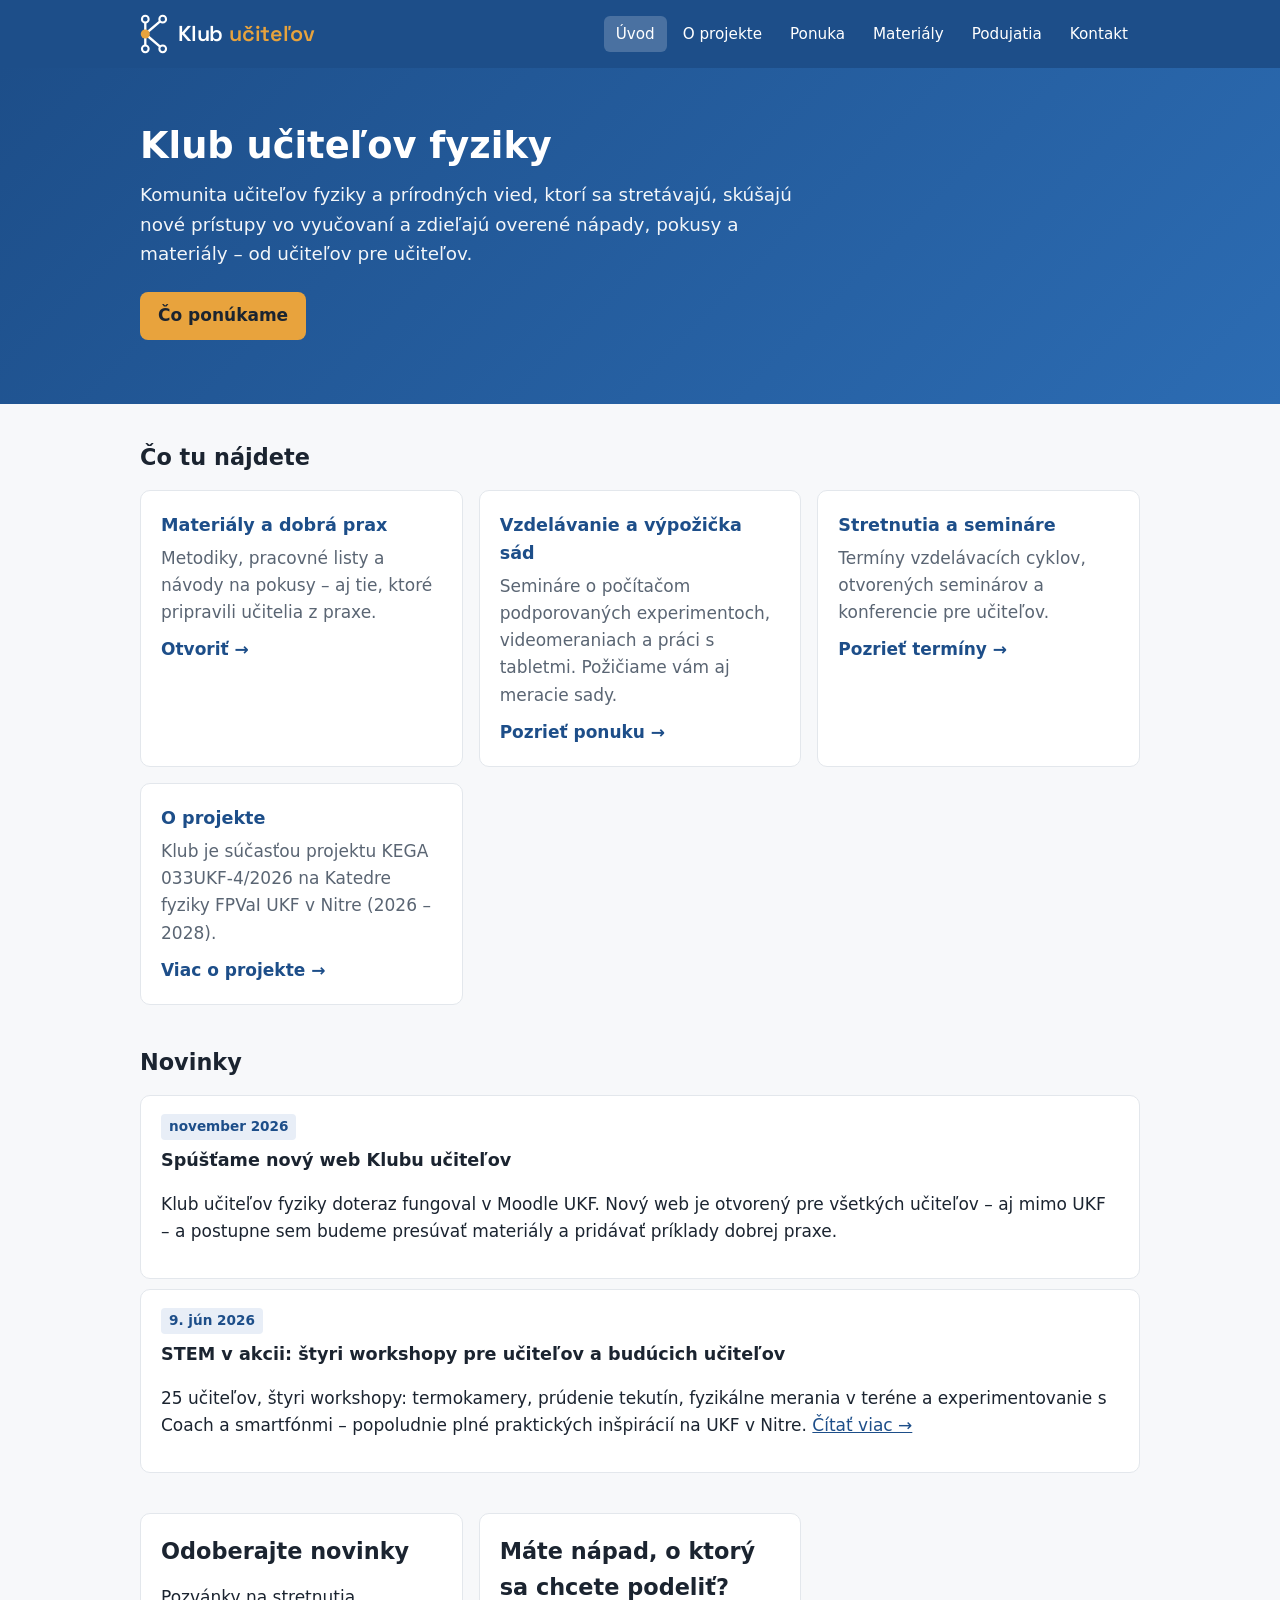
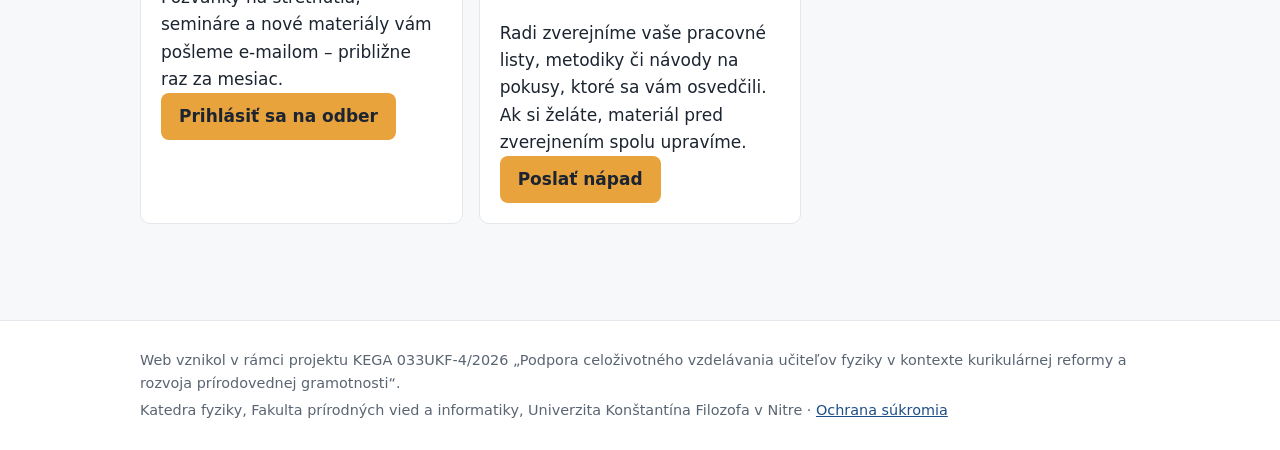
<file: index.html>
<!DOCTYPE html>
<html lang="sk">
<head>
  <meta charset="utf-8">
  <meta name="viewport" content="width=device-width, initial-scale=1">
  <title>Klub učiteľov – zdieľanie dobrej praxe vo vyučovaní fyziky</title>
  <meta name="description" content="Klub učiteľov fyziky – materiály, vzdelávanie a príklady dobrej praxe pre učiteľov fyziky. Projekt KEGA 033UKF-4/2026, UKF v Nitre.">
  <link rel="icon" href="favicon.ico" sizes="any">
  <link rel="icon" href="favicon.svg" type="image/svg+xml">
  <link rel="apple-touch-icon" href="apple-touch-icon.png">
  <meta name="theme-color" content="#1d4e89">
  <script>document.documentElement.classList.add("js")</script>
  <link rel="stylesheet" href="css/style.css">
</head>
<body>

<header class="site-header">
  <div class="wrap">
    <a class="logo" href="index.html"><svg viewBox="12 1 43 62" aria-hidden="true"><g stroke="#ffffff" stroke-width="3.6" stroke-linecap="round"><line x1="20" y1="9" x2="20" y2="32"/><line x1="20" y1="32" x2="20" y2="55"/><line x1="20" y1="32" x2="47" y2="9"/><line x1="20" y1="32" x2="47" y2="55"/></g><circle cx="20" cy="9" r="5.2" fill="#1d4e89" stroke="#ffffff" stroke-width="3.2"/><circle cx="20" cy="55" r="5.2" fill="#1d4e89" stroke="#ffffff" stroke-width="3.2"/><circle cx="47" cy="9" r="5.2" fill="#1d4e89" stroke="#ffffff" stroke-width="3.2"/><circle cx="47" cy="55" r="5.2" fill="#1d4e89" stroke="#ffffff" stroke-width="3.2"/><circle cx="20" cy="32" r="7" fill="#e8a33d"/></svg><span>Klub <span class="accent">učiteľov</span></span></a>
    <button class="menu-toggle" type="button" aria-expanded="false" aria-controls="hlavne-menu" aria-label="Menu"><span></span><span></span><span></span></button>
    <ul class="nav" id="hlavne-menu">
      <li><a href="index.html" aria-current="page">Úvod</a></li>
      <li><a href="o-projekte.html">O projekte</a></li>
      <li><a href="ponuka.html">Ponuka</a></li>
      <li><a href="materialy.html">Materiály</a></li>
      <li><a href="podujatia.html">Podujatia</a></li>
      <li><a href="kontakt.html">Kontakt</a></li>
    </ul>
  </div>
</header>

<div class="hero">
  <div class="wrap">
    <h1>Klub učiteľov fyziky</h1>
    <p>Komunita učiteľov fyziky a prírodných vied, ktorí sa stretávajú, skúšajú nové prístupy vo vyučovaní a zdieľajú overené nápady, pokusy a materiály – od učiteľov pre učiteľov.</p>
    <a class="btn" href="ponuka.html">Čo ponúkame</a>
  </div>
</div>

<main>
  <div class="wrap">

    <section>
      <h2>Čo tu nájdete</h2>
      <div class="grid">
        <a class="card" href="materialy.html">
          <h3>Materiály a dobrá prax</h3>
          <p>Metodiky, pracovné listy a návody na pokusy – aj tie, ktoré pripravili učitelia z praxe.</p>
          <span class="more">Otvoriť →</span>
        </a>
        <a class="card" href="ponuka.html">
          <h3>Vzdelávanie a výpožička sád</h3>
          <p>Semináre o počítačom podporovaných experimentoch, videomeraniach a práci s tabletmi. Požičiame vám aj meracie sady.</p>
          <span class="more">Pozrieť ponuku →</span>
        </a>
        <a class="card" href="podujatia.html">
          <h3>Stretnutia a semináre</h3>
          <p>Termíny vzdelávacích cyklov, otvorených seminárov a konferencie pre učiteľov.</p>
          <span class="more">Pozrieť termíny →</span>
        </a>
        <a class="card" href="o-projekte.html">
          <h3>O projekte</h3>
          <p>Klub je súčasťou projektu KEGA 033UKF-4/2026 na Katedre fyziky FPVaI UKF v Nitre (2026 – 2028).</p>
          <span class="more">Viac o projekte →</span>
        </a>
      </div>
    </section>

    <section>
      <h2>Novinky</h2>
      <ul class="list">
        <li>
          <span class="date">november 2026</span>
          <h3>Spúšťame nový web Klubu učiteľov</h3>
          <p>Klub učiteľov fyziky doteraz fungoval v Moodle UKF. Nový web je otvorený pre všetkých učiteľov – aj mimo UKF – a postupne sem budeme presúvať materiály a pridávať príklady dobrej praxe.</p>
        </li>
        <li>
          <span class="date">9. jún 2026</span>
          <h3><a href="clanky/stem-v-akcii-2026.html">STEM v akcii: štyri workshopy pre učiteľov a budúcich učiteľov</a></h3>
          <p>25 učiteľov, štyri workshopy: termokamery, prúdenie tekutín, fyzikálne merania v teréne a experimentovanie s Coach a smartfónmi – popoludnie plné praktických inšpirácií na UKF v Nitre. <a href="clanky/stem-v-akcii-2026.html">Čítať viac →</a></p>
        </li>
      </ul>
    </section>

    <div class="grid">
      <section class="card">
        <h2>Odoberajte novinky</h2>
        <p style="color:inherit">Pozvánky na stretnutia, semináre a nové materiály vám pošleme e-mailom – približne raz za mesiac.</p>
        <p><a class="btn" href="https://forms.cloud.microsoft/Pages/ResponsePage.aspx?id=9LhLjGZnfEWYY0CLWSImThXOuf7VGUBOlAr6PqBVwCFUNEY1WVZDUFlCQ0ZWUEkwQ0E2MVk0N0dLUy4u" target="_blank" rel="noopener">Prihlásiť sa na odber</a></p>
      </section>
      <section class="card">
        <h2>Máte nápad, o ktorý sa chcete podeliť?</h2>
        <p style="color:inherit">Radi zverejníme vaše pracovné listy, metodiky či návody na pokusy, ktoré sa vám osvedčili. Ak si želáte, materiál pred zverejnením spolu upravíme.</p>
        <p><a class="btn" href="https://forms.cloud.microsoft/Pages/ResponsePage.aspx?id=9LhLjGZnfEWYY0CLWSImThXOuf7VGUBOlAr6PqBVwCFURDVSRUVXNUhKMFlERjFGR0NIQ1BRTTU1TC4u" target="_blank" rel="noopener">Poslať nápad</a></p>
      </section>
    </div>

  </div>
</main>

<footer class="site-footer">
  <div class="wrap">
    <p>Web vznikol v rámci projektu KEGA 033UKF-4/2026 „Podpora celoživotného vzdelávania učiteľov fyziky v kontexte kurikulárnej reformy a rozvoja prírodovednej gramotnosti“.</p>
    <p>Katedra fyziky, Fakulta prírodných vied a informatiky, Univerzita Konštantína Filozofa v Nitre · <a href="ochrana-sukromia.html">Ochrana súkromia</a></p>
  </div>
</footer>

<script src="js/menu.js"></script>
</body>
</html>
</file>
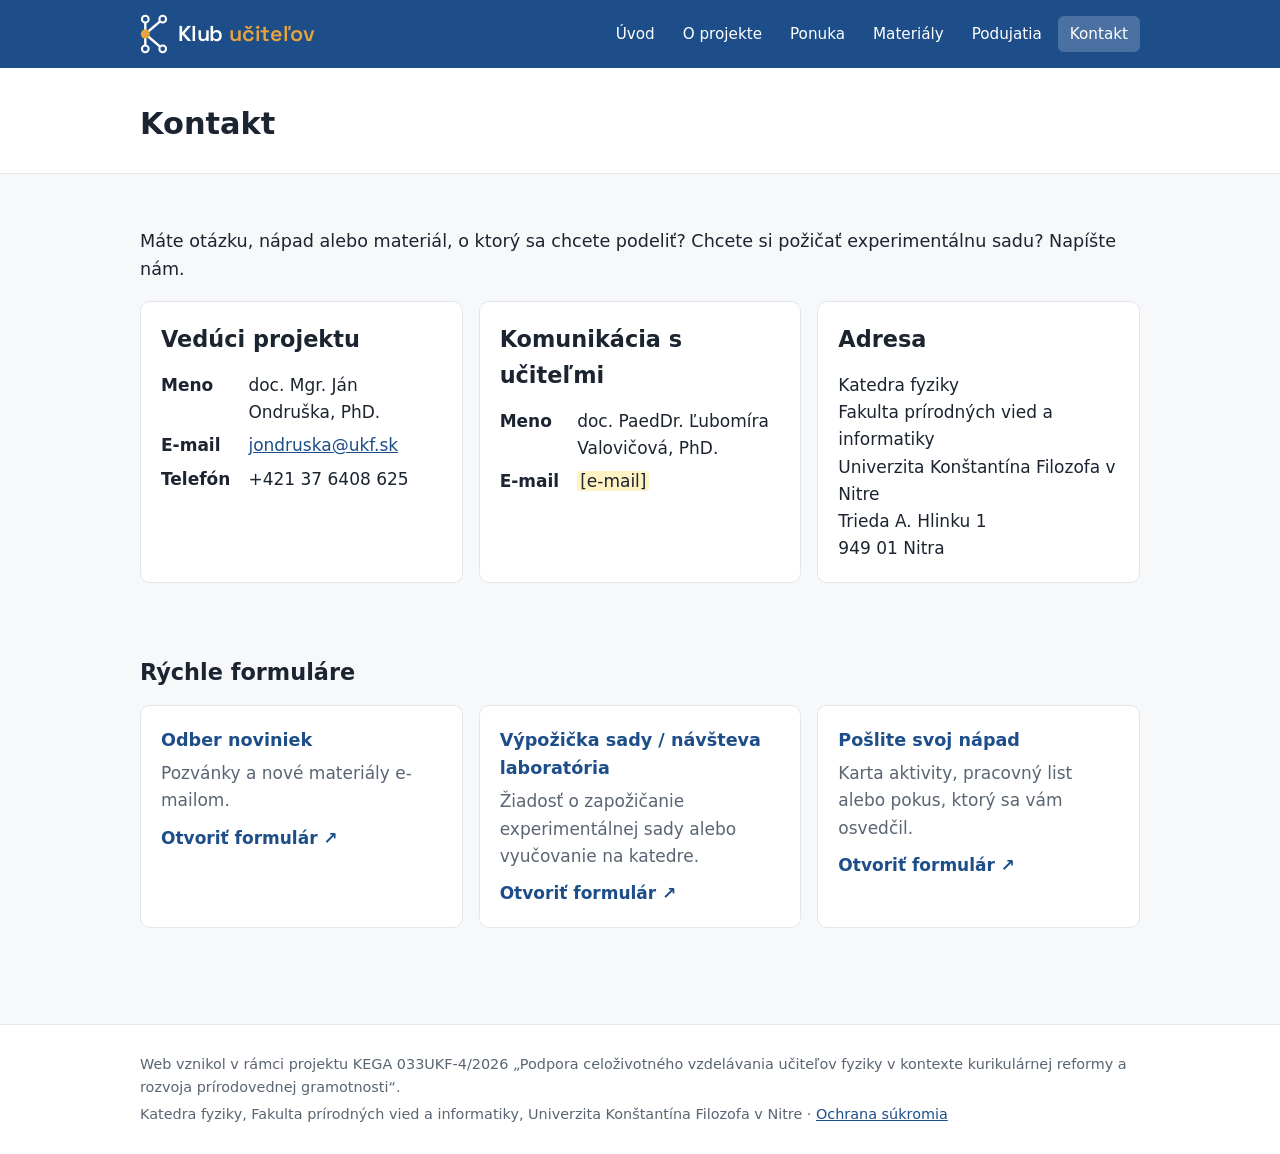
<file: kontakt.html>
<!DOCTYPE html>
<html lang="sk">
<head>
  <meta charset="utf-8">
  <meta name="viewport" content="width=device-width, initial-scale=1">
  <title>Kontakt – Klub učiteľov</title>
  <meta name="description" content="Klub učiteľov fyziky – materiály, vzdelávanie a príklady dobrej praxe pre učiteľov fyziky. Projekt KEGA 033UKF-4/2026, UKF v Nitre.">
  <link rel="icon" href="favicon.ico" sizes="any">
  <link rel="icon" href="favicon.svg" type="image/svg+xml">
  <link rel="apple-touch-icon" href="apple-touch-icon.png">
  <meta name="theme-color" content="#1d4e89">
  <script>document.documentElement.classList.add("js")</script>
  <link rel="stylesheet" href="css/style.css">
</head>
<body>

<header class="site-header">
  <div class="wrap">
    <a class="logo" href="index.html"><svg viewBox="12 1 43 62" aria-hidden="true"><g stroke="#ffffff" stroke-width="3.6" stroke-linecap="round"><line x1="20" y1="9" x2="20" y2="32"/><line x1="20" y1="32" x2="20" y2="55"/><line x1="20" y1="32" x2="47" y2="9"/><line x1="20" y1="32" x2="47" y2="55"/></g><circle cx="20" cy="9" r="5.2" fill="#1d4e89" stroke="#ffffff" stroke-width="3.2"/><circle cx="20" cy="55" r="5.2" fill="#1d4e89" stroke="#ffffff" stroke-width="3.2"/><circle cx="47" cy="9" r="5.2" fill="#1d4e89" stroke="#ffffff" stroke-width="3.2"/><circle cx="47" cy="55" r="5.2" fill="#1d4e89" stroke="#ffffff" stroke-width="3.2"/><circle cx="20" cy="32" r="7" fill="#e8a33d"/></svg><span>Klub <span class="accent">učiteľov</span></span></a>
    <button class="menu-toggle" type="button" aria-expanded="false" aria-controls="hlavne-menu" aria-label="Menu"><span></span><span></span><span></span></button>
    <ul class="nav" id="hlavne-menu">
      <li><a href="index.html">Úvod</a></li>
      <li><a href="o-projekte.html">O projekte</a></li>
      <li><a href="ponuka.html">Ponuka</a></li>
      <li><a href="materialy.html">Materiály</a></li>
      <li><a href="podujatia.html">Podujatia</a></li>
      <li><a href="kontakt.html" aria-current="page">Kontakt</a></li>
    </ul>
  </div>
</header>

<div class="page-title">
  <div class="wrap">
    <h1>Kontakt</h1>
  </div>
</div>

<main>
  <div class="wrap">

    <p style="font-size:1.1rem">Máte otázku, nápad alebo materiál, o ktorý sa chcete podeliť? Chcete si požičať experimentálnu sadu? Napíšte nám.</p>
    <div class="grid">
      <section class="card">
        <h2>Vedúci projektu</h2>
        <dl class="info">
          <dt>Meno</dt>
          <dd>doc. Mgr. Ján Ondruška, PhD.</dd>
          <dt>E-mail</dt>
          <dd><a href="mailto:jondruska@ukf.sk">jondruska@ukf.sk</a></dd>
          <dt>Telefón</dt>
          <dd>+421 37 6408 625</dd>
        </dl>
      </section>

      <section class="card">
        <h2>Komunikácia s učiteľmi</h2>
        <dl class="info">
          <dt>Meno</dt>
          <dd>doc. PaedDr. Ľubomíra Valovičová, PhD.</dd>
          <dt>E-mail</dt>
          <dd><span class="todo">[e-mail]</span></dd>
        </dl>
      </section>

      <section class="card">
        <h2>Adresa</h2>
        <p style="color:inherit">
          Katedra fyziky<br>
          Fakulta prírodných vied a informatiky<br>
          Univerzita Konštantína Filozofa v Nitre<br>
          Trieda A. Hlinku 1<br>
          949 01 Nitra
        </p>
      </section>
    </div>

    <section style="margin-top:32px">
      <h2>Rýchle formuláre</h2>
      <div class="grid">
        <a class="card" href="https://forms.cloud.microsoft/Pages/ResponsePage.aspx?id=9LhLjGZnfEWYY0CLWSImThXOuf7VGUBOlAr6PqBVwCFUNEY1WVZDUFlCQ0ZWUEkwQ0E2MVk0N0dLUy4u" target="_blank" rel="noopener"><h3>Odber noviniek</h3><p>Pozvánky a nové materiály e-mailom.</p><span class="more">Otvoriť formulár ↗</span></a>
        <a class="card" href="https://forms.cloud.microsoft/Pages/ResponsePage.aspx?id=9LhLjGZnfEWYY0CLWSImThXOuf7VGUBOlAr6PqBVwCFURE1FVkFTRkVEMFYwOThIVEswQUtPWUcyQS4u" target="_blank" rel="noopener"><h3>Výpožička sady / návšteva laboratória</h3><p>Žiadosť o zapožičanie experimentálnej sady alebo vyučovanie na katedre.</p><span class="more">Otvoriť formulár ↗</span></a>
        <a class="card" href="https://forms.cloud.microsoft/Pages/ResponsePage.aspx?id=9LhLjGZnfEWYY0CLWSImThXOuf7VGUBOlAr6PqBVwCFURDVSRUVXNUhKMFlERjFGR0NIQ1BRTTU1TC4u" target="_blank" rel="noopener"><h3>Pošlite svoj nápad</h3><p>Karta aktivity, pracovný list alebo pokus, ktorý sa vám osvedčil.</p><span class="more">Otvoriť formulár ↗</span></a>
      </div>
    </section>

  </div>
</main>

<footer class="site-footer">
  <div class="wrap">
    <p>Web vznikol v rámci projektu KEGA 033UKF-4/2026 „Podpora celoživotného vzdelávania učiteľov fyziky v kontexte kurikulárnej reformy a rozvoja prírodovednej gramotnosti“.</p>
    <p>Katedra fyziky, Fakulta prírodných vied a informatiky, Univerzita Konštantína Filozofa v Nitre · <a href="ochrana-sukromia.html">Ochrana súkromia</a></p>
  </div>
</footer>

<script src="js/menu.js"></script>
</body>
</html>
</file>
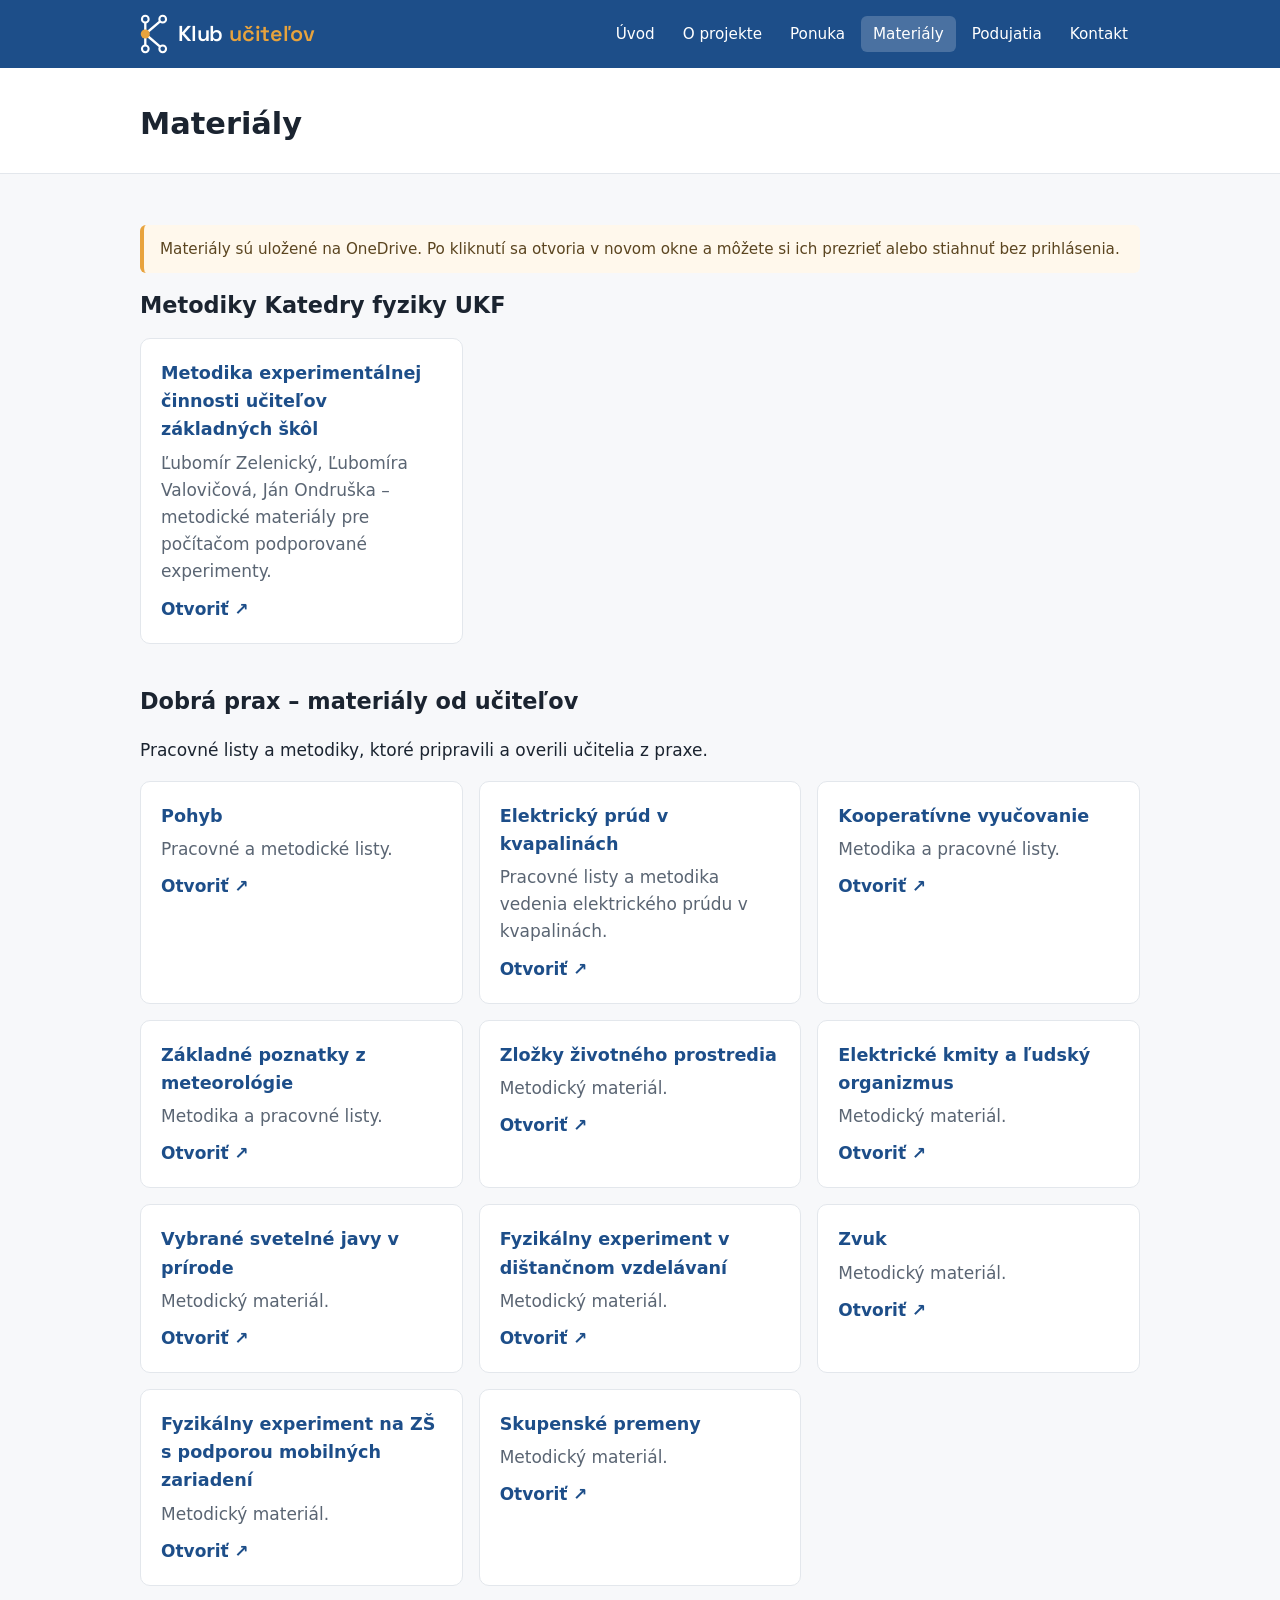
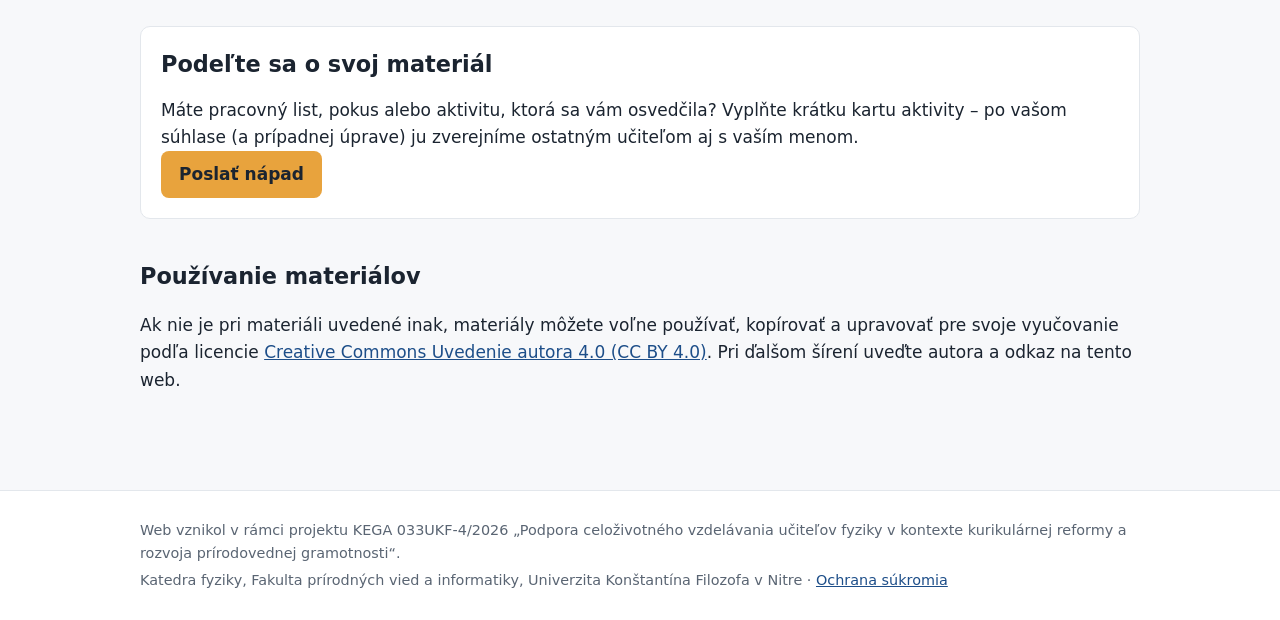
<file: materialy.html>
<!DOCTYPE html>
<html lang="sk">
<head>
  <meta charset="utf-8">
  <meta name="viewport" content="width=device-width, initial-scale=1">
  <title>Materiály – Klub učiteľov</title>
  <meta name="description" content="Klub učiteľov fyziky – materiály, vzdelávanie a príklady dobrej praxe pre učiteľov fyziky. Projekt KEGA 033UKF-4/2026, UKF v Nitre.">
  <link rel="icon" href="favicon.ico" sizes="any">
  <link rel="icon" href="favicon.svg" type="image/svg+xml">
  <link rel="apple-touch-icon" href="apple-touch-icon.png">
  <meta name="theme-color" content="#1d4e89">
  <script>document.documentElement.classList.add("js")</script>
  <link rel="stylesheet" href="css/style.css">
</head>
<body>

<header class="site-header">
  <div class="wrap">
    <a class="logo" href="index.html"><svg viewBox="12 1 43 62" aria-hidden="true"><g stroke="#ffffff" stroke-width="3.6" stroke-linecap="round"><line x1="20" y1="9" x2="20" y2="32"/><line x1="20" y1="32" x2="20" y2="55"/><line x1="20" y1="32" x2="47" y2="9"/><line x1="20" y1="32" x2="47" y2="55"/></g><circle cx="20" cy="9" r="5.2" fill="#1d4e89" stroke="#ffffff" stroke-width="3.2"/><circle cx="20" cy="55" r="5.2" fill="#1d4e89" stroke="#ffffff" stroke-width="3.2"/><circle cx="47" cy="9" r="5.2" fill="#1d4e89" stroke="#ffffff" stroke-width="3.2"/><circle cx="47" cy="55" r="5.2" fill="#1d4e89" stroke="#ffffff" stroke-width="3.2"/><circle cx="20" cy="32" r="7" fill="#e8a33d"/></svg><span>Klub <span class="accent">učiteľov</span></span></a>
    <button class="menu-toggle" type="button" aria-expanded="false" aria-controls="hlavne-menu" aria-label="Menu"><span></span><span></span><span></span></button>
    <ul class="nav" id="hlavne-menu">
      <li><a href="index.html">Úvod</a></li>
      <li><a href="o-projekte.html">O projekte</a></li>
      <li><a href="ponuka.html">Ponuka</a></li>
      <li><a href="materialy.html" aria-current="page">Materiály</a></li>
      <li><a href="podujatia.html">Podujatia</a></li>
      <li><a href="kontakt.html">Kontakt</a></li>
    </ul>
  </div>
</header>

<div class="page-title">
  <div class="wrap">
    <h1>Materiály</h1>
  </div>
</div>

<main>
  <div class="wrap">

    <p class="note">Materiály sú uložené na OneDrive. Po kliknutí sa otvoria v novom okne a môžete si ich prezrieť alebo stiahnuť bez prihlásenia.</p>

    <!--
      AKO PRIDAŤ MATERIÁL:
      skopírujte jeden blok <a class="card" ...> ... </a>,
      do href="..." vložte odkaz na zdieľaný súbor alebo priečinok OneDrive
      a prepíšte názov a popis.
    -->

    <section>
      <h2>Metodiky Katedry fyziky UKF</h2>
      <div class="grid">
        <a class="card" href="#" target="_blank" rel="noopener">
          <h3>Metodika experimentálnej činnosti učiteľov základných škôl</h3>
          <p>Ľubomír Zelenický, Ľubomíra Valovičová, Ján Ondruška – metodické materiály pre počítačom podporované experimenty.</p>
          <span class="more">Otvoriť ↗</span>
        </a>
      </div>
    </section>

    <section>
      <h2>Dobrá prax – materiály od učiteľov</h2>
      <p>Pracovné listy a metodiky, ktoré pripravili a overili učitelia z praxe.</p>
      <div class="grid">
        <a class="card" href="#" target="_blank" rel="noopener"><h3>Pohyb</h3><p>Pracovné a metodické listy.</p><span class="more">Otvoriť ↗</span></a>
        <a class="card" href="#" target="_blank" rel="noopener"><h3>Elektrický prúd v kvapalinách</h3><p>Pracovné listy a metodika vedenia elektrického prúdu v kvapalinách.</p><span class="more">Otvoriť ↗</span></a>
        <a class="card" href="#" target="_blank" rel="noopener"><h3>Kooperatívne vyučovanie</h3><p>Metodika a pracovné listy.</p><span class="more">Otvoriť ↗</span></a>
        <a class="card" href="#" target="_blank" rel="noopener"><h3>Základné poznatky z meteorológie</h3><p>Metodika a pracovné listy.</p><span class="more">Otvoriť ↗</span></a>
        <a class="card" href="#" target="_blank" rel="noopener"><h3>Zložky životného prostredia</h3><p>Metodický materiál.</p><span class="more">Otvoriť ↗</span></a>
        <a class="card" href="#" target="_blank" rel="noopener"><h3>Elektrické kmity a ľudský organizmus</h3><p>Metodický materiál.</p><span class="more">Otvoriť ↗</span></a>
        <a class="card" href="#" target="_blank" rel="noopener"><h3>Vybrané svetelné javy v prírode</h3><p>Metodický materiál.</p><span class="more">Otvoriť ↗</span></a>
        <a class="card" href="#" target="_blank" rel="noopener"><h3>Fyzikálny experiment v dištančnom vzdelávaní</h3><p>Metodický materiál.</p><span class="more">Otvoriť ↗</span></a>
        <a class="card" href="#" target="_blank" rel="noopener"><h3>Zvuk</h3><p>Metodický materiál.</p><span class="more">Otvoriť ↗</span></a>
        <a class="card" href="#" target="_blank" rel="noopener"><h3>Fyzikálny experiment na ZŠ s podporou mobilných zariadení</h3><p>Metodický materiál.</p><span class="more">Otvoriť ↗</span></a>
        <a class="card" href="#" target="_blank" rel="noopener"><h3>Skupenské premeny</h3><p>Metodický materiál.</p><span class="more">Otvoriť ↗</span></a>
      </div>
    </section>

    <section class="card">
      <h2>Podeľte sa o svoj materiál</h2>
      <p style="color:inherit">Máte pracovný list, pokus alebo aktivitu, ktorá sa vám osvedčila? Vyplňte krátku kartu aktivity – po vašom súhlase (a prípadnej úprave) ju zverejníme ostatným učiteľom aj s vaším menom.</p>
      <p><a class="btn" href="https://forms.cloud.microsoft/Pages/ResponsePage.aspx?id=9LhLjGZnfEWYY0CLWSImThXOuf7VGUBOlAr6PqBVwCFURDVSRUVXNUhKMFlERjFGR0NIQ1BRTTU1TC4u" target="_blank" rel="noopener">Poslať nápad</a></p>
    </section>

    <section>
      <h2>Používanie materiálov</h2>
      <p>Ak nie je pri materiáli uvedené inak, materiály môžete voľne používať, kopírovať a upravovať pre svoje vyučovanie podľa licencie <a href="https://creativecommons.org/licenses/by/4.0/deed.sk" target="_blank" rel="noopener">Creative Commons Uvedenie autora 4.0 (CC BY 4.0)</a>. Pri ďalšom šírení uveďte autora a odkaz na tento web.</p>
    </section>

  </div>
</main>

<footer class="site-footer">
  <div class="wrap">
    <p>Web vznikol v rámci projektu KEGA 033UKF-4/2026 „Podpora celoživotného vzdelávania učiteľov fyziky v kontexte kurikulárnej reformy a rozvoja prírodovednej gramotnosti“.</p>
    <p>Katedra fyziky, Fakulta prírodných vied a informatiky, Univerzita Konštantína Filozofa v Nitre · <a href="ochrana-sukromia.html">Ochrana súkromia</a></p>
  </div>
</footer>

<script src="js/menu.js"></script>
</body>
</html>
</file>
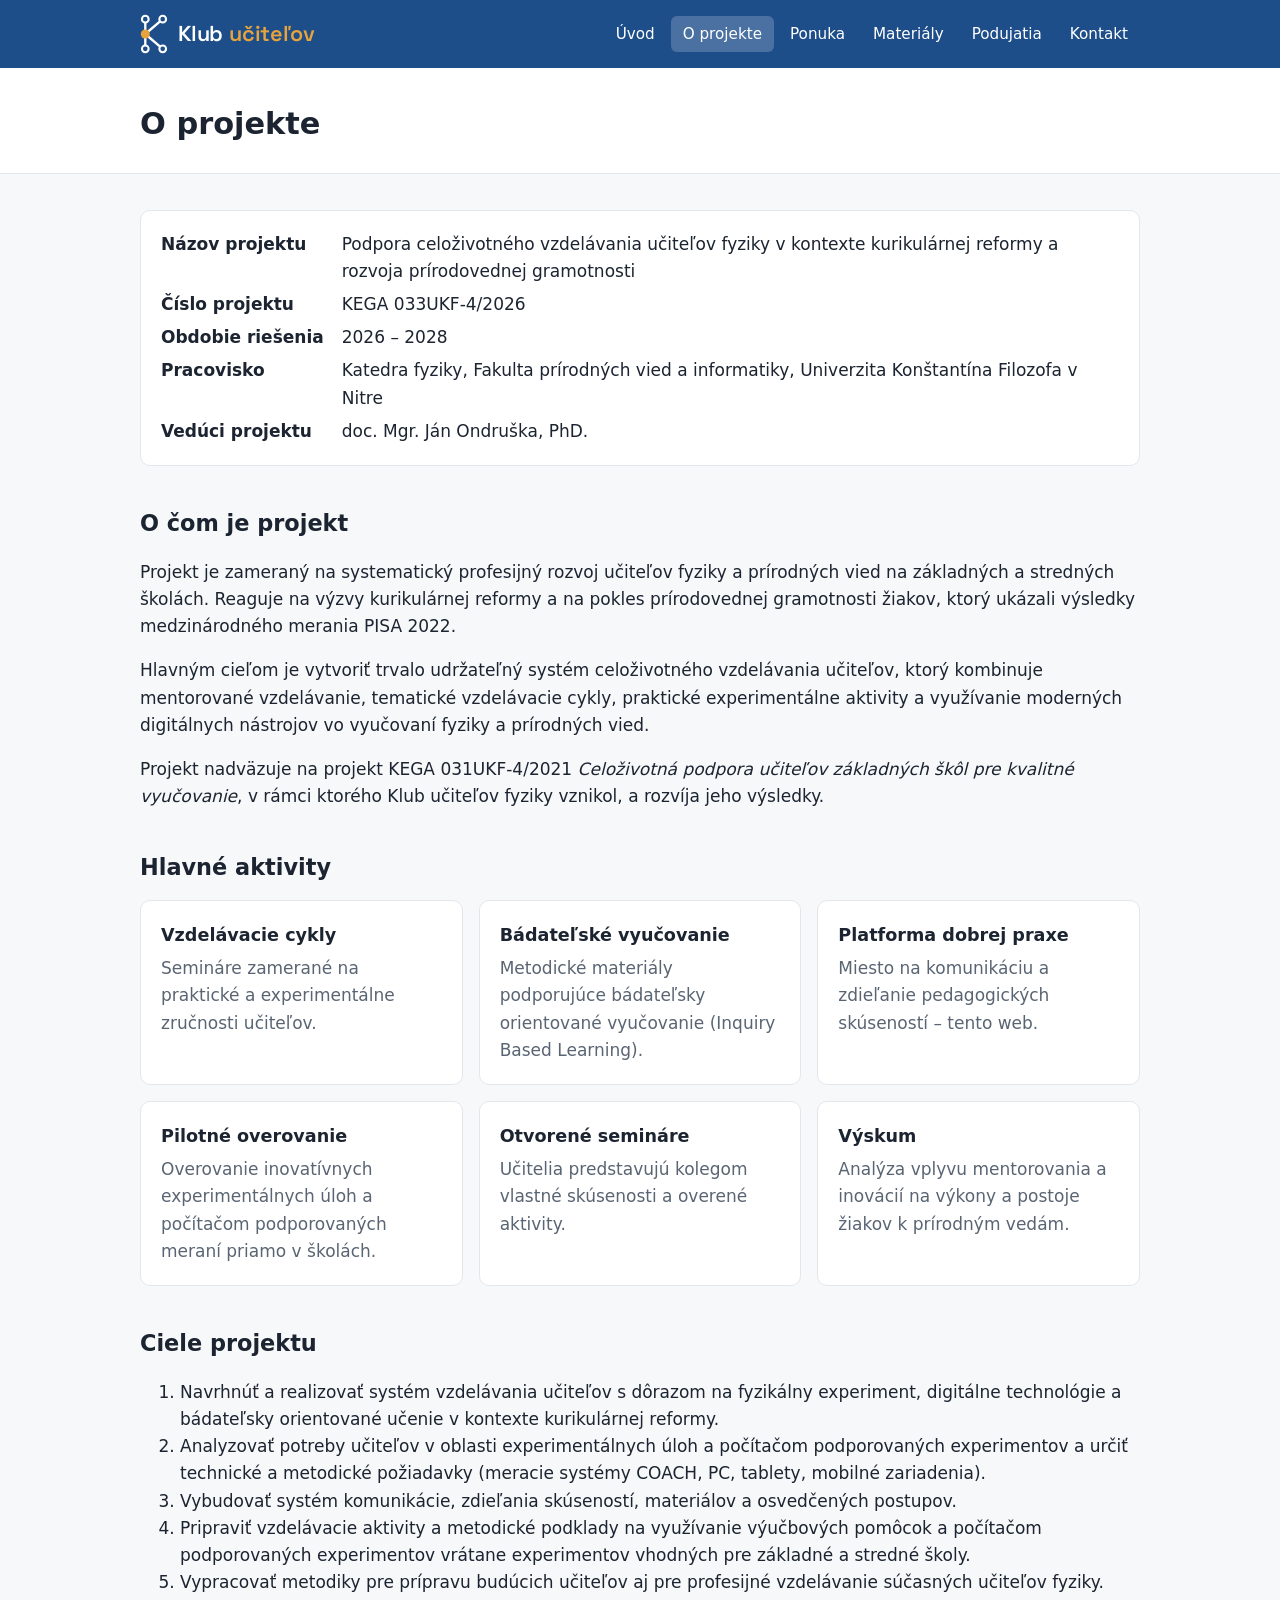
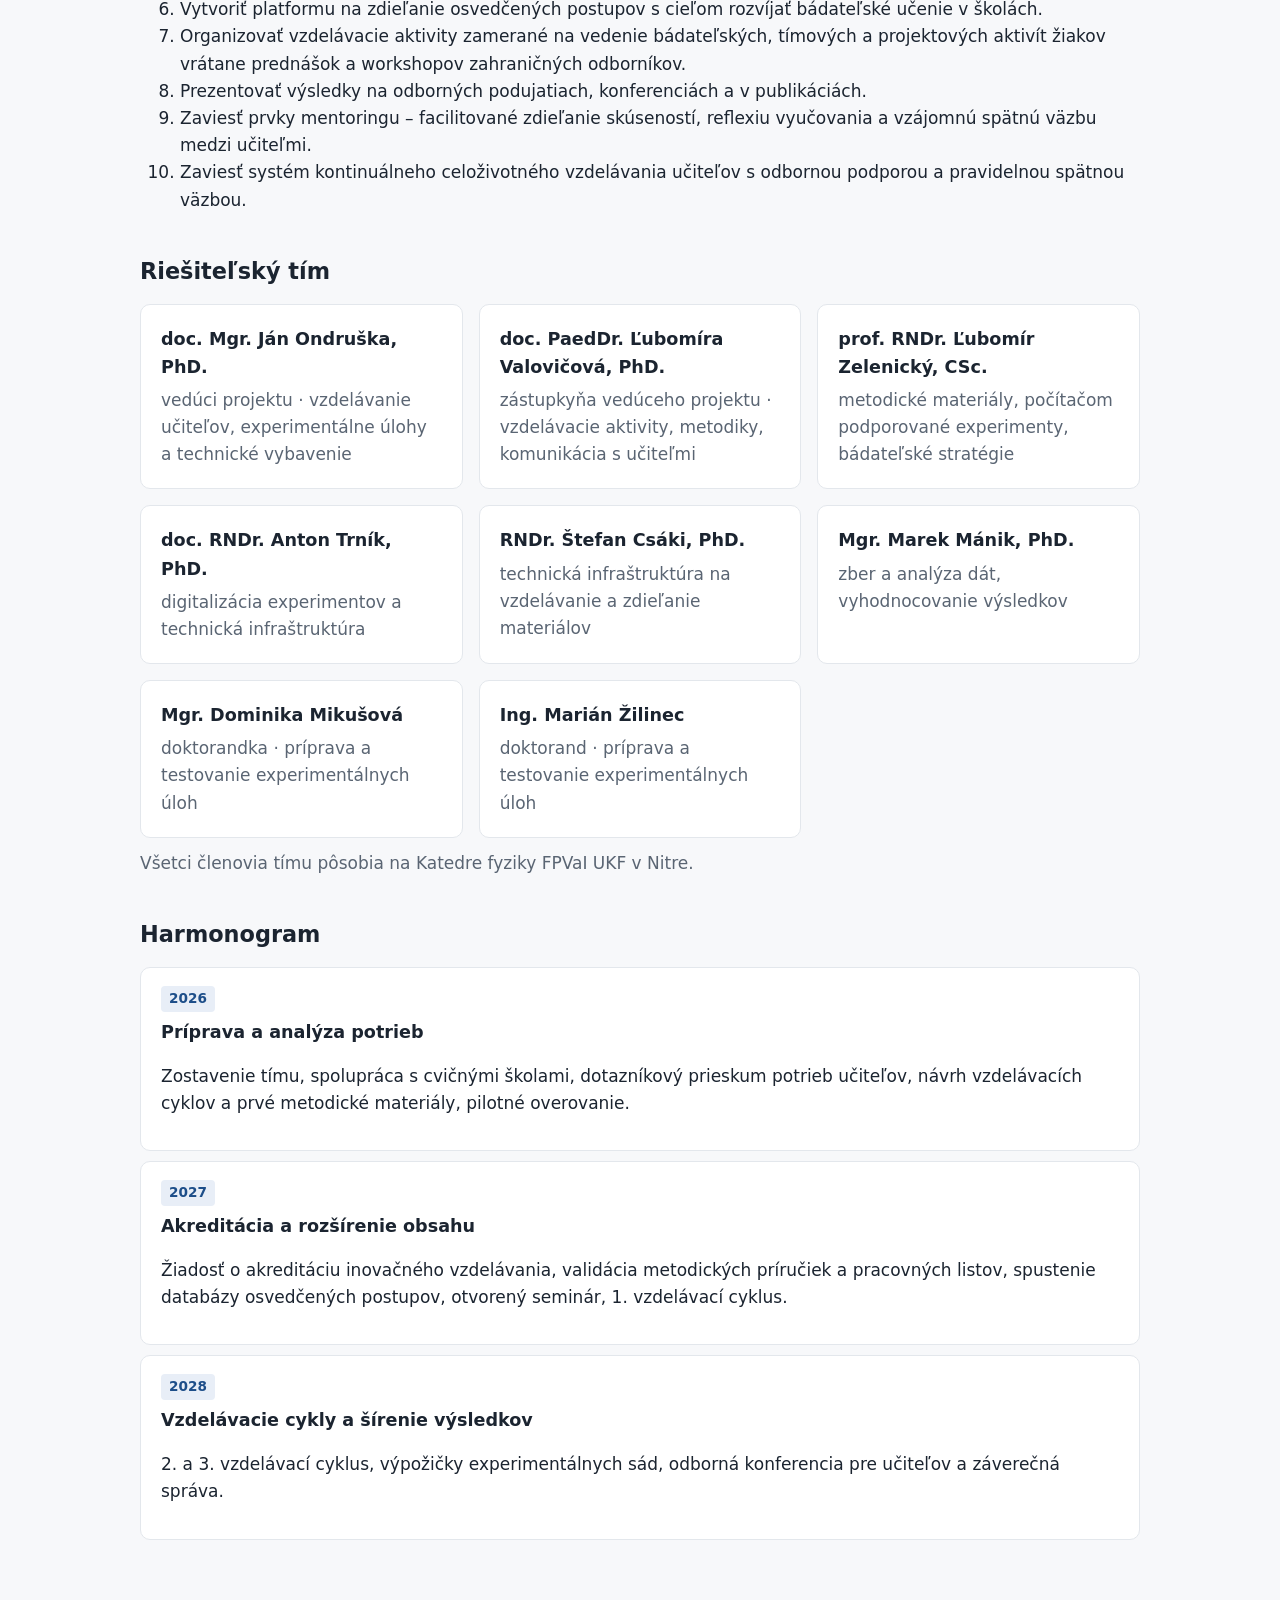
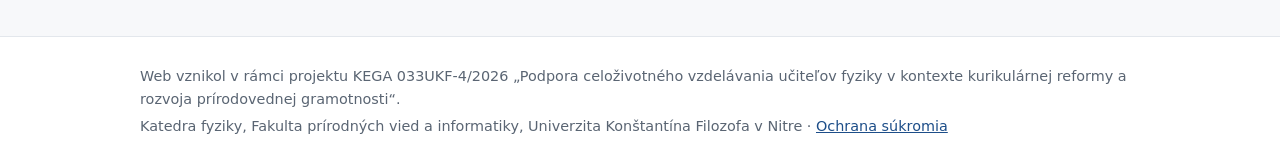
<file: o-projekte.html>
<!DOCTYPE html>
<html lang="sk">
<head>
  <meta charset="utf-8">
  <meta name="viewport" content="width=device-width, initial-scale=1">
  <title>O projekte – Klub učiteľov</title>
  <meta name="description" content="Klub učiteľov fyziky – materiály, vzdelávanie a príklady dobrej praxe pre učiteľov fyziky. Projekt KEGA 033UKF-4/2026, UKF v Nitre.">
  <link rel="icon" href="favicon.ico" sizes="any">
  <link rel="icon" href="favicon.svg" type="image/svg+xml">
  <link rel="apple-touch-icon" href="apple-touch-icon.png">
  <meta name="theme-color" content="#1d4e89">
  <script>document.documentElement.classList.add("js")</script>
  <link rel="stylesheet" href="css/style.css">
</head>
<body>

<header class="site-header">
  <div class="wrap">
    <a class="logo" href="index.html"><svg viewBox="12 1 43 62" aria-hidden="true"><g stroke="#ffffff" stroke-width="3.6" stroke-linecap="round"><line x1="20" y1="9" x2="20" y2="32"/><line x1="20" y1="32" x2="20" y2="55"/><line x1="20" y1="32" x2="47" y2="9"/><line x1="20" y1="32" x2="47" y2="55"/></g><circle cx="20" cy="9" r="5.2" fill="#1d4e89" stroke="#ffffff" stroke-width="3.2"/><circle cx="20" cy="55" r="5.2" fill="#1d4e89" stroke="#ffffff" stroke-width="3.2"/><circle cx="47" cy="9" r="5.2" fill="#1d4e89" stroke="#ffffff" stroke-width="3.2"/><circle cx="47" cy="55" r="5.2" fill="#1d4e89" stroke="#ffffff" stroke-width="3.2"/><circle cx="20" cy="32" r="7" fill="#e8a33d"/></svg><span>Klub <span class="accent">učiteľov</span></span></a>
    <button class="menu-toggle" type="button" aria-expanded="false" aria-controls="hlavne-menu" aria-label="Menu"><span></span><span></span><span></span></button>
    <ul class="nav" id="hlavne-menu">
      <li><a href="index.html">Úvod</a></li>
      <li><a href="o-projekte.html" aria-current="page">O projekte</a></li>
      <li><a href="ponuka.html">Ponuka</a></li>
      <li><a href="materialy.html">Materiály</a></li>
      <li><a href="podujatia.html">Podujatia</a></li>
      <li><a href="kontakt.html">Kontakt</a></li>
    </ul>
  </div>
</header>

<div class="page-title">
  <div class="wrap">
    <h1>O projekte</h1>
  </div>
</div>

<main>
  <div class="wrap">

    <section class="card">
      <dl class="info">
        <dt>Názov projektu</dt>
        <dd>Podpora celoživotného vzdelávania učiteľov fyziky v kontexte kurikulárnej reformy a rozvoja prírodovednej gramotnosti</dd>
        <dt>Číslo projektu</dt>
        <dd>KEGA 033UKF-4/2026</dd>
        <dt>Obdobie riešenia</dt>
        <dd>2026 – 2028</dd>
        <dt>Pracovisko</dt>
        <dd>Katedra fyziky, Fakulta prírodných vied a informatiky, Univerzita Konštantína Filozofa v Nitre</dd>
        <dt>Vedúci projektu</dt>
        <dd>doc. Mgr. Ján Ondruška, PhD.</dd>
      </dl>
    </section>

    <section>
      <h2>O čom je projekt</h2>
      <p>Projekt je zameraný na systematický profesijný rozvoj učiteľov fyziky a prírodných vied na základných a stredných školách. Reaguje na výzvy kurikulárnej reformy a na pokles prírodovednej gramotnosti žiakov, ktorý ukázali výsledky medzinárodného merania PISA 2022.</p>
      <p>Hlavným cieľom je vytvoriť trvalo udržateľný systém celoživotného vzdelávania učiteľov, ktorý kombinuje mentorované vzdelávanie, tematické vzdelávacie cykly, praktické experimentálne aktivity a využívanie moderných digitálnych nástrojov vo vyučovaní fyziky a prírodných vied.</p>
      <p>Projekt nadväzuje na projekt KEGA 031UKF-4/2021 <em>Celoživotná podpora učiteľov základných škôl pre kvalitné vyučovanie</em>, v rámci ktorého Klub učiteľov fyziky vznikol, a rozvíja jeho výsledky.</p>
    </section>

    <section>
      <h2>Hlavné aktivity</h2>
      <div class="grid">
        <div class="card"><h3>Vzdelávacie cykly</h3><p>Semináre zamerané na praktické a experimentálne zručnosti učiteľov.</p></div>
        <div class="card"><h3>Bádateľské vyučovanie</h3><p>Metodické materiály podporujúce bádateľsky orientované vyučovanie (Inquiry Based Learning).</p></div>
        <div class="card"><h3>Platforma dobrej praxe</h3><p>Miesto na komunikáciu a zdieľanie pedagogických skúseností – tento web.</p></div>
        <div class="card"><h3>Pilotné overovanie</h3><p>Overovanie inovatívnych experimentálnych úloh a počítačom podporovaných meraní priamo v školách.</p></div>
        <div class="card"><h3>Otvorené semináre</h3><p>Učitelia predstavujú kolegom vlastné skúsenosti a overené aktivity.</p></div>
        <div class="card"><h3>Výskum</h3><p>Analýza vplyvu mentorovania a inovácií na výkony a postoje žiakov k prírodným vedám.</p></div>
      </div>
    </section>

    <section>
      <h2>Ciele projektu</h2>
      <ol>
        <li>Navrhnúť a realizovať systém vzdelávania učiteľov s dôrazom na fyzikálny experiment, digitálne technológie a bádateľsky orientované učenie v kontexte kurikulárnej reformy.</li>
        <li>Analyzovať potreby učiteľov v oblasti experimentálnych úloh a počítačom podporovaných experimentov a určiť technické a metodické požiadavky (meracie systémy COACH, PC, tablety, mobilné zariadenia).</li>
        <li>Vybudovať systém komunikácie, zdieľania skúseností, materiálov a osvedčených postupov.</li>
        <li>Pripraviť vzdelávacie aktivity a metodické podklady na využívanie výučbových pomôcok a počítačom podporovaných experimentov vrátane experimentov vhodných pre základné a stredné školy.</li>
        <li>Vypracovať metodiky pre prípravu budúcich učiteľov aj pre profesijné vzdelávanie súčasných učiteľov fyziky.</li>
        <li>Vytvoriť platformu na zdieľanie osvedčených postupov s cieľom rozvíjať bádateľské učenie v školách.</li>
        <li>Organizovať vzdelávacie aktivity zamerané na vedenie bádateľských, tímových a projektových aktivít žiakov vrátane prednášok a workshopov zahraničných odborníkov.</li>
        <li>Prezentovať výsledky na odborných podujatiach, konferenciách a v publikáciách.</li>
        <li>Zaviesť prvky mentoringu – facilitované zdieľanie skúseností, reflexiu vyučovania a vzájomnú spätnú väzbu medzi učiteľmi.</li>
        <li>Zaviesť systém kontinuálneho celoživotného vzdelávania učiteľov s odbornou podporou a pravidelnou spätnou väzbou.</li>
      </ol>
    </section>

    <section>
      <h2>Riešiteľský tím</h2>
      <div class="grid">
        <div class="card"><h3>doc. Mgr. Ján Ondruška, PhD.</h3><p>vedúci projektu · vzdelávanie učiteľov, experimentálne úlohy a technické vybavenie</p></div>
        <div class="card"><h3>doc. PaedDr. Ľubomíra Valovičová, PhD.</h3><p>zástupkyňa vedúceho projektu · vzdelávacie aktivity, metodiky, komunikácia s učiteľmi</p></div>
        <div class="card"><h3>prof. RNDr. Ľubomír Zelenický, CSc.</h3><p>metodické materiály, počítačom podporované experimenty, bádateľské stratégie</p></div>
        <div class="card"><h3>doc. RNDr. Anton Trník, PhD.</h3><p>digitalizácia experimentov a technická infraštruktúra</p></div>
        <div class="card"><h3>RNDr. Štefan Csáki, PhD.</h3><p>technická infraštruktúra na vzdelávanie a zdieľanie materiálov</p></div>
        <div class="card"><h3>Mgr. Marek Mánik, PhD.</h3><p>zber a analýza dát, vyhodnocovanie výsledkov</p></div>
        <div class="card"><h3>Mgr. Dominika Mikušová</h3><p>doktorandka · príprava a testovanie experimentálnych úloh</p></div>
        <div class="card"><h3>Ing. Marián Žilinec</h3><p>doktorand · príprava a testovanie experimentálnych úloh</p></div>
      </div>
      <p style="margin-top:12px;color:var(--muted)">Všetci členovia tímu pôsobia na Katedre fyziky FPVaI UKF v Nitre.</p>
    </section>

    <section>
      <h2>Harmonogram</h2>
      <ul class="list">
        <li><span class="date">2026</span><h3>Príprava a analýza potrieb</h3><p>Zostavenie tímu, spolupráca s cvičnými školami, dotazníkový prieskum potrieb učiteľov, návrh vzdelávacích cyklov a prvé metodické materiály, pilotné overovanie.</p></li>
        <li><span class="date">2027</span><h3>Akreditácia a rozšírenie obsahu</h3><p>Žiadosť o akreditáciu inovačného vzdelávania, validácia metodických príručiek a pracovných listov, spustenie databázy osvedčených postupov, otvorený seminár, 1. vzdelávací cyklus.</p></li>
        <li><span class="date">2028</span><h3>Vzdelávacie cykly a šírenie výsledkov</h3><p>2. a 3. vzdelávací cyklus, výpožičky experimentálnych sád, odborná konferencia pre učiteľov a záverečná správa.</p></li>
      </ul>
    </section>

  </div>
</main>

<footer class="site-footer">
  <div class="wrap">
    <p>Web vznikol v rámci projektu KEGA 033UKF-4/2026 „Podpora celoživotného vzdelávania učiteľov fyziky v kontexte kurikulárnej reformy a rozvoja prírodovednej gramotnosti“.</p>
    <p>Katedra fyziky, Fakulta prírodných vied a informatiky, Univerzita Konštantína Filozofa v Nitre · <a href="ochrana-sukromia.html">Ochrana súkromia</a></p>
  </div>
</footer>

<script src="js/menu.js"></script>
</body>
</html>
</file>
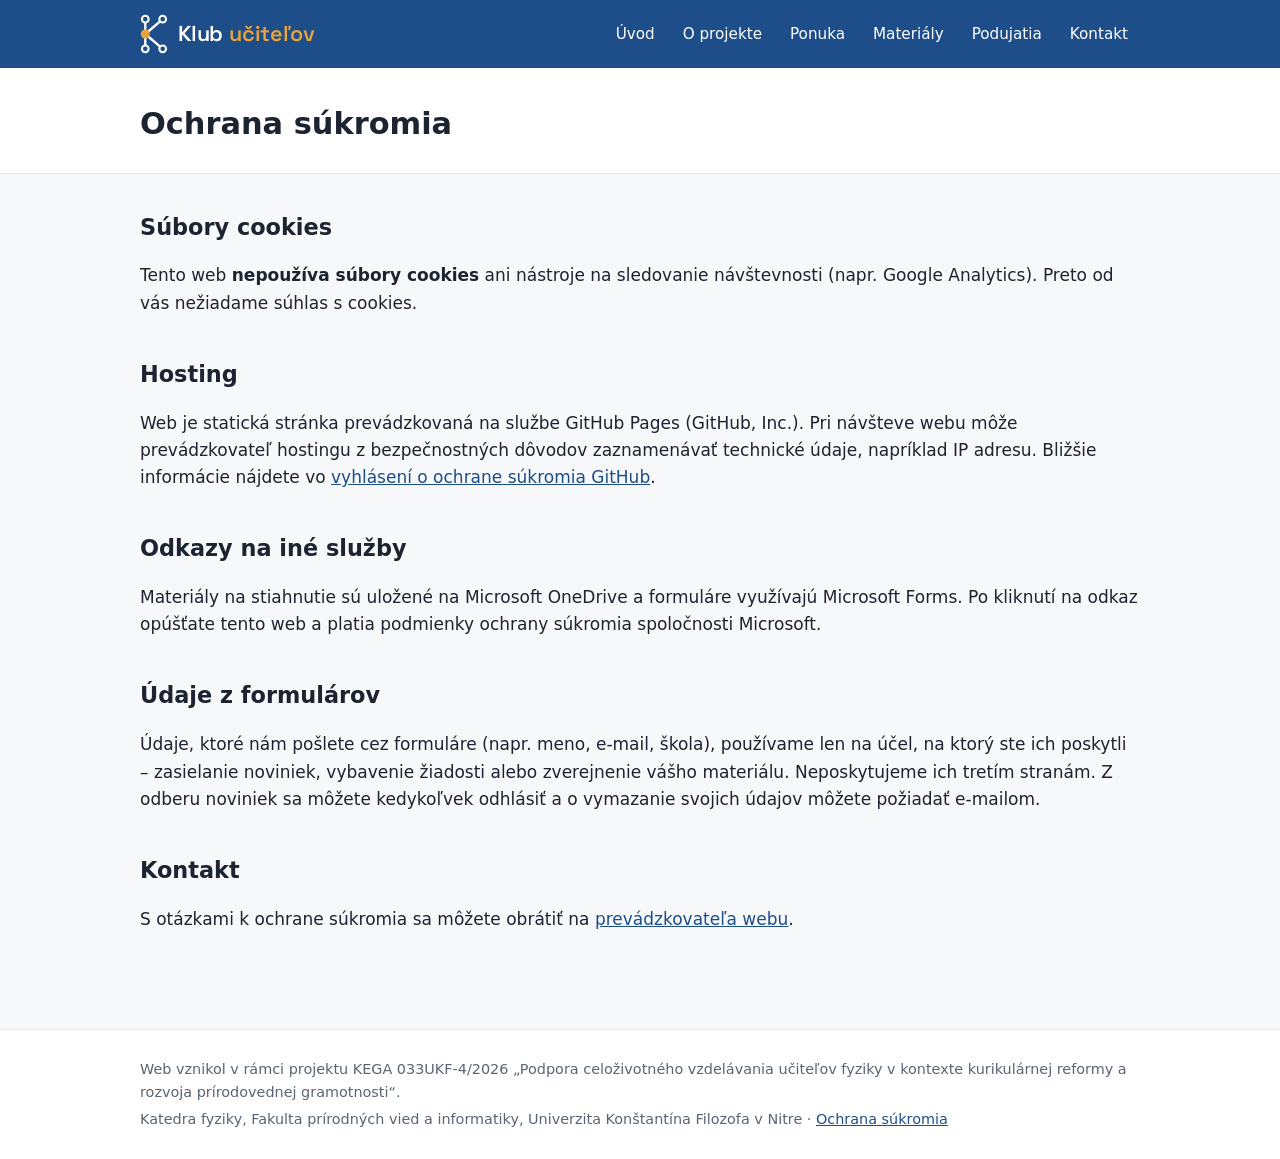
<file: ochrana-sukromia.html>
<!DOCTYPE html>
<html lang="sk">
<head>
  <meta charset="utf-8">
  <meta name="viewport" content="width=device-width, initial-scale=1">
  <title>Ochrana súkromia – Klub učiteľov</title>
  <meta name="description" content="Klub učiteľov fyziky – materiály, vzdelávanie a príklady dobrej praxe pre učiteľov fyziky. Projekt KEGA 033UKF-4/2026, UKF v Nitre.">
  <link rel="icon" href="favicon.ico" sizes="any">
  <link rel="icon" href="favicon.svg" type="image/svg+xml">
  <link rel="apple-touch-icon" href="apple-touch-icon.png">
  <meta name="theme-color" content="#1d4e89">
  <script>document.documentElement.classList.add("js")</script>
  <link rel="stylesheet" href="css/style.css">
</head>
<body>

<header class="site-header">
  <div class="wrap">
    <a class="logo" href="index.html"><svg viewBox="12 1 43 62" aria-hidden="true"><g stroke="#ffffff" stroke-width="3.6" stroke-linecap="round"><line x1="20" y1="9" x2="20" y2="32"/><line x1="20" y1="32" x2="20" y2="55"/><line x1="20" y1="32" x2="47" y2="9"/><line x1="20" y1="32" x2="47" y2="55"/></g><circle cx="20" cy="9" r="5.2" fill="#1d4e89" stroke="#ffffff" stroke-width="3.2"/><circle cx="20" cy="55" r="5.2" fill="#1d4e89" stroke="#ffffff" stroke-width="3.2"/><circle cx="47" cy="9" r="5.2" fill="#1d4e89" stroke="#ffffff" stroke-width="3.2"/><circle cx="47" cy="55" r="5.2" fill="#1d4e89" stroke="#ffffff" stroke-width="3.2"/><circle cx="20" cy="32" r="7" fill="#e8a33d"/></svg><span>Klub <span class="accent">učiteľov</span></span></a>
    <button class="menu-toggle" type="button" aria-expanded="false" aria-controls="hlavne-menu" aria-label="Menu"><span></span><span></span><span></span></button>
    <ul class="nav" id="hlavne-menu">
      <li><a href="index.html">Úvod</a></li>
      <li><a href="o-projekte.html">O projekte</a></li>
      <li><a href="ponuka.html">Ponuka</a></li>
      <li><a href="materialy.html">Materiály</a></li>
      <li><a href="podujatia.html">Podujatia</a></li>
      <li><a href="kontakt.html">Kontakt</a></li>
    </ul>
  </div>
</header>

<div class="page-title">
  <div class="wrap">
    <h1>Ochrana súkromia</h1>
  </div>
</div>

<main>
  <div class="wrap">

    <section>
      <h2>Súbory cookies</h2>
      <p>Tento web <strong>nepoužíva súbory cookies</strong> ani nástroje na sledovanie návštevnosti (napr. Google Analytics). Preto od vás nežiadame súhlas s cookies.</p>
    </section>

    <section>
      <h2>Hosting</h2>
      <p>Web je statická stránka prevádzkovaná na službe GitHub Pages (GitHub, Inc.). Pri návšteve webu môže prevádzkovateľ hostingu z bezpečnostných dôvodov zaznamenávať technické údaje, napríklad IP adresu. Bližšie informácie nájdete vo <a href="https://docs.github.com/site-policy/privacy-policies/github-privacy-statement" target="_blank" rel="noopener">vyhlásení o ochrane súkromia GitHub</a>.</p>
    </section>

    <section>
      <h2>Odkazy na iné služby</h2>
      <p>Materiály na stiahnutie sú uložené na Microsoft OneDrive a formuláre využívajú Microsoft Forms. Po kliknutí na odkaz opúšťate tento web a platia podmienky ochrany súkromia spoločnosti Microsoft.</p>
    </section>

    <section>
      <h2>Údaje z formulárov</h2>
      <p>Údaje, ktoré nám pošlete cez formuláre (napr. meno, e-mail, škola), používame len na účel, na ktorý ste ich poskytli – zasielanie noviniek, vybavenie žiadosti alebo zverejnenie vášho materiálu. Neposkytujeme ich tretím stranám. Z odberu noviniek sa môžete kedykoľvek odhlásiť a o vymazanie svojich údajov môžete požiadať e-mailom.</p>
    </section>

    <section>
      <h2>Kontakt</h2>
      <p>S otázkami k ochrane súkromia sa môžete obrátiť na <a href="kontakt.html">prevádzkovateľa webu</a>.</p>
    </section>

  </div>
</main>

<footer class="site-footer">
  <div class="wrap">
    <p>Web vznikol v rámci projektu KEGA 033UKF-4/2026 „Podpora celoživotného vzdelávania učiteľov fyziky v kontexte kurikulárnej reformy a rozvoja prírodovednej gramotnosti“.</p>
    <p>Katedra fyziky, Fakulta prírodných vied a informatiky, Univerzita Konštantína Filozofa v Nitre · <a href="ochrana-sukromia.html">Ochrana súkromia</a></p>
  </div>
</footer>

<script src="js/menu.js"></script>
</body>
</html>
</file>
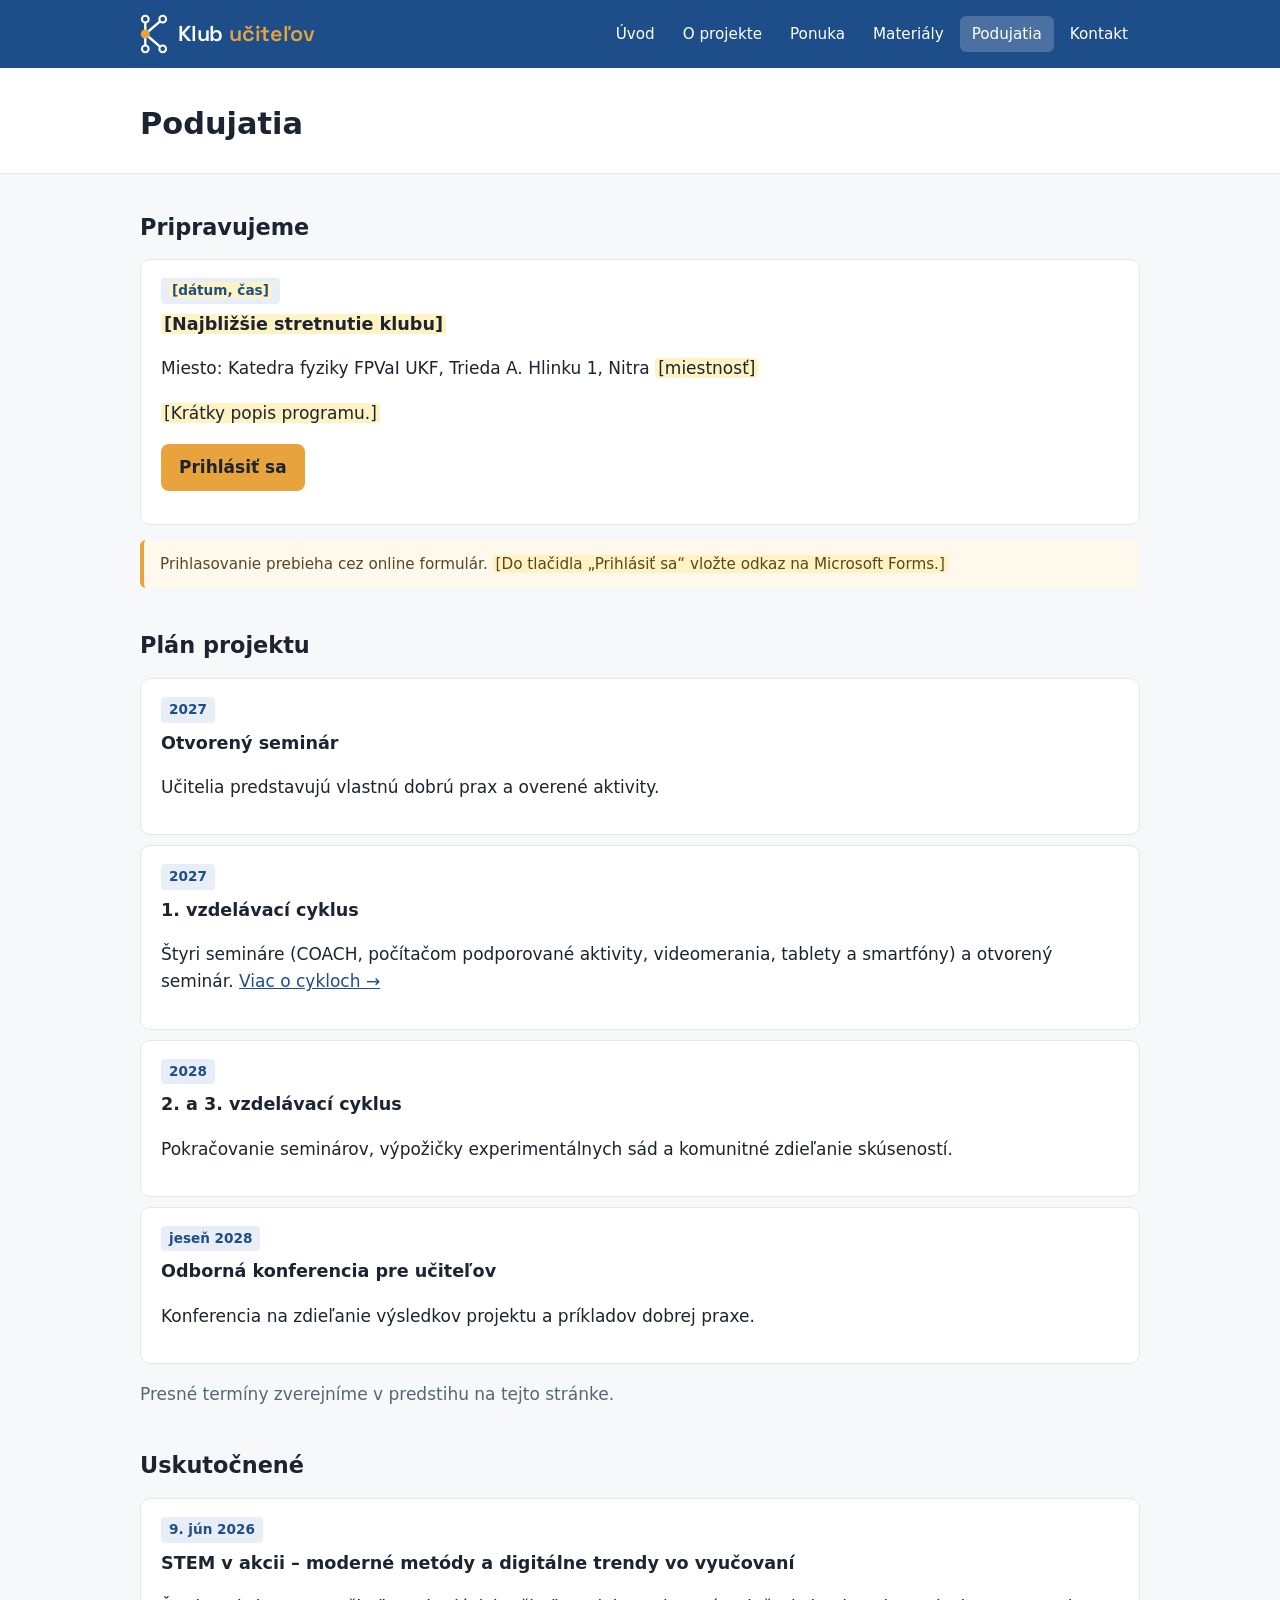
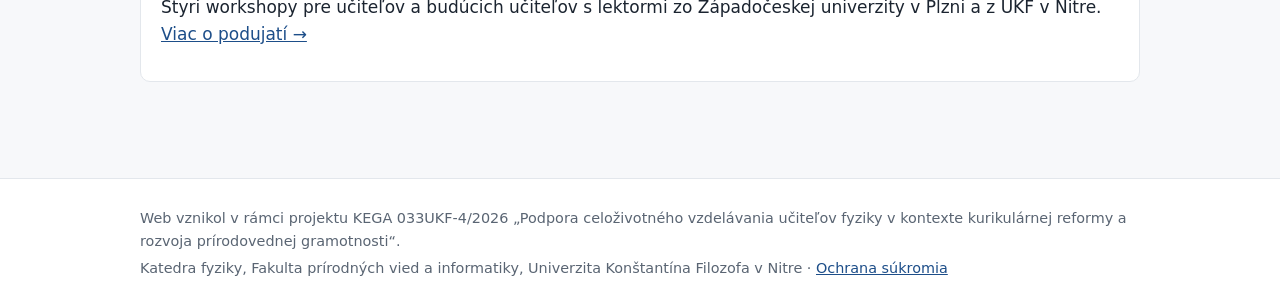
<file: podujatia.html>
<!DOCTYPE html>
<html lang="sk">
<head>
  <meta charset="utf-8">
  <meta name="viewport" content="width=device-width, initial-scale=1">
  <title>Podujatia – Klub učiteľov</title>
  <meta name="description" content="Klub učiteľov fyziky – materiály, vzdelávanie a príklady dobrej praxe pre učiteľov fyziky. Projekt KEGA 033UKF-4/2026, UKF v Nitre.">
  <link rel="icon" href="favicon.ico" sizes="any">
  <link rel="icon" href="favicon.svg" type="image/svg+xml">
  <link rel="apple-touch-icon" href="apple-touch-icon.png">
  <meta name="theme-color" content="#1d4e89">
  <script>document.documentElement.classList.add("js")</script>
  <link rel="stylesheet" href="css/style.css">
</head>
<body>

<header class="site-header">
  <div class="wrap">
    <a class="logo" href="index.html"><svg viewBox="12 1 43 62" aria-hidden="true"><g stroke="#ffffff" stroke-width="3.6" stroke-linecap="round"><line x1="20" y1="9" x2="20" y2="32"/><line x1="20" y1="32" x2="20" y2="55"/><line x1="20" y1="32" x2="47" y2="9"/><line x1="20" y1="32" x2="47" y2="55"/></g><circle cx="20" cy="9" r="5.2" fill="#1d4e89" stroke="#ffffff" stroke-width="3.2"/><circle cx="20" cy="55" r="5.2" fill="#1d4e89" stroke="#ffffff" stroke-width="3.2"/><circle cx="47" cy="9" r="5.2" fill="#1d4e89" stroke="#ffffff" stroke-width="3.2"/><circle cx="47" cy="55" r="5.2" fill="#1d4e89" stroke="#ffffff" stroke-width="3.2"/><circle cx="20" cy="32" r="7" fill="#e8a33d"/></svg><span>Klub <span class="accent">učiteľov</span></span></a>
    <button class="menu-toggle" type="button" aria-expanded="false" aria-controls="hlavne-menu" aria-label="Menu"><span></span><span></span><span></span></button>
    <ul class="nav" id="hlavne-menu">
      <li><a href="index.html">Úvod</a></li>
      <li><a href="o-projekte.html">O projekte</a></li>
      <li><a href="ponuka.html">Ponuka</a></li>
      <li><a href="materialy.html">Materiály</a></li>
      <li><a href="podujatia.html" aria-current="page">Podujatia</a></li>
      <li><a href="kontakt.html">Kontakt</a></li>
    </ul>
  </div>
</header>

<div class="page-title">
  <div class="wrap">
    <h1>Podujatia</h1>
  </div>
</div>

<main>
  <div class="wrap">

    <section>
      <h2>Pripravujeme</h2>
      <ul class="list">
        <li>
          <span class="date"><span class="todo">[dátum, čas]</span></span>
          <h3><span class="todo">[Najbližšie stretnutie klubu]</span></h3>
          <p>Miesto: Katedra fyziky FPVaI UKF, Trieda A. Hlinku 1, Nitra <span class="todo">[miestnosť]</span></p>
          <p><span class="todo">[Krátky popis programu.]</span></p>
          <p><a class="btn" href="#" target="_blank" rel="noopener">Prihlásiť sa</a></p>
        </li>
      </ul>
      <p class="note">Prihlasovanie prebieha cez online formulár. <span class="todo">[Do tlačidla „Prihlásiť sa“ vložte odkaz na Microsoft Forms.]</span></p>
    </section>

    <section>
      <h2>Plán projektu</h2>
      <ul class="list">
        <li><span class="date">2027</span><h3>Otvorený seminár</h3><p>Učitelia predstavujú vlastnú dobrú prax a overené aktivity.</p></li>
        <li><span class="date">2027</span><h3>1. vzdelávací cyklus</h3><p>Štyri semináre (COACH, počítačom podporované aktivity, videomerania, tablety a smartfóny) a otvorený seminár. <a href="ponuka.html">Viac o cykloch →</a></p></li>
        <li><span class="date">2028</span><h3>2. a 3. vzdelávací cyklus</h3><p>Pokračovanie seminárov, výpožičky experimentálnych sád a komunitné zdieľanie skúseností.</p></li>
        <li><span class="date">jeseň 2028</span><h3>Odborná konferencia pre učiteľov</h3><p>Konferencia na zdieľanie výsledkov projektu a príkladov dobrej praxe.</p></li>
      </ul>
      <p style="color:var(--muted)">Presné termíny zverejníme v predstihu na tejto stránke.</p>
    </section>

    <section>
      <h2>Uskutočnené</h2>
      <ul class="list">
        <li>
          <span class="date">9. jún 2026</span>
          <h3><a href="clanky/stem-v-akcii-2026.html">STEM v akcii – moderné metódy a digitálne trendy vo vyučovaní</a></h3>
          <p>Štyri workshopy pre učiteľov a budúcich učiteľov s lektormi zo Západočeskej univerzity v Plzni a z UKF v Nitre. <a href="clanky/stem-v-akcii-2026.html">Viac o podujatí →</a></p>
        </li>
      </ul>
    </section>

  </div>
</main>

<footer class="site-footer">
  <div class="wrap">
    <p>Web vznikol v rámci projektu KEGA 033UKF-4/2026 „Podpora celoživotného vzdelávania učiteľov fyziky v kontexte kurikulárnej reformy a rozvoja prírodovednej gramotnosti“.</p>
    <p>Katedra fyziky, Fakulta prírodných vied a informatiky, Univerzita Konštantína Filozofa v Nitre · <a href="ochrana-sukromia.html">Ochrana súkromia</a></p>
  </div>
</footer>

<script src="js/menu.js"></script>
</body>
</html>
</file>
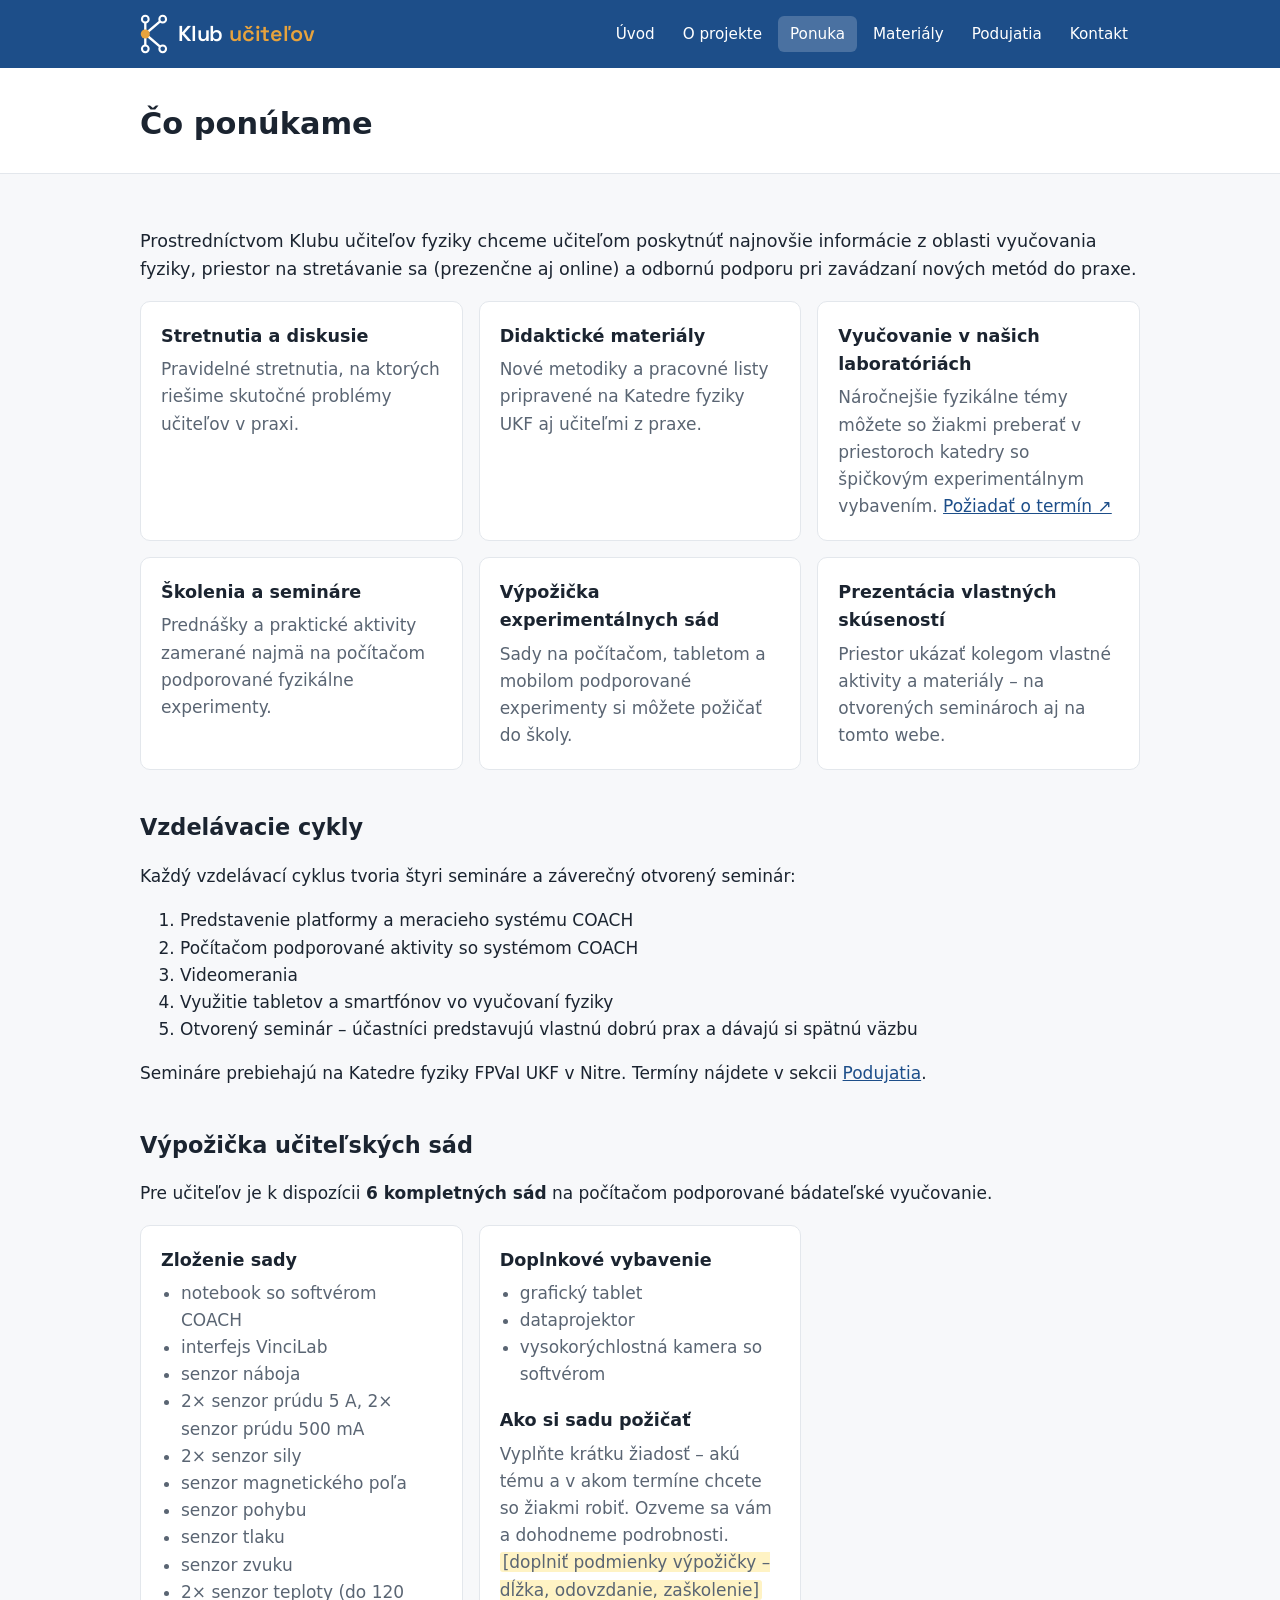
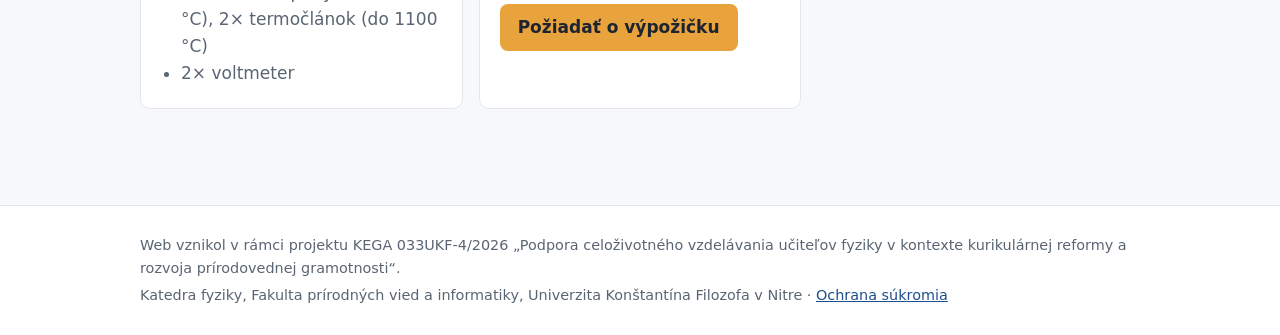
<file: ponuka.html>
<!DOCTYPE html>
<html lang="sk">
<head>
  <meta charset="utf-8">
  <meta name="viewport" content="width=device-width, initial-scale=1">
  <title>Čo ponúkame – Klub učiteľov</title>
  <meta name="description" content="Klub učiteľov fyziky – materiály, vzdelávanie a príklady dobrej praxe pre učiteľov fyziky. Projekt KEGA 033UKF-4/2026, UKF v Nitre.">
  <link rel="icon" href="favicon.ico" sizes="any">
  <link rel="icon" href="favicon.svg" type="image/svg+xml">
  <link rel="apple-touch-icon" href="apple-touch-icon.png">
  <meta name="theme-color" content="#1d4e89">
  <script>document.documentElement.classList.add("js")</script>
  <link rel="stylesheet" href="css/style.css">
</head>
<body>

<header class="site-header">
  <div class="wrap">
    <a class="logo" href="index.html"><svg viewBox="12 1 43 62" aria-hidden="true"><g stroke="#ffffff" stroke-width="3.6" stroke-linecap="round"><line x1="20" y1="9" x2="20" y2="32"/><line x1="20" y1="32" x2="20" y2="55"/><line x1="20" y1="32" x2="47" y2="9"/><line x1="20" y1="32" x2="47" y2="55"/></g><circle cx="20" cy="9" r="5.2" fill="#1d4e89" stroke="#ffffff" stroke-width="3.2"/><circle cx="20" cy="55" r="5.2" fill="#1d4e89" stroke="#ffffff" stroke-width="3.2"/><circle cx="47" cy="9" r="5.2" fill="#1d4e89" stroke="#ffffff" stroke-width="3.2"/><circle cx="47" cy="55" r="5.2" fill="#1d4e89" stroke="#ffffff" stroke-width="3.2"/><circle cx="20" cy="32" r="7" fill="#e8a33d"/></svg><span>Klub <span class="accent">učiteľov</span></span></a>
    <button class="menu-toggle" type="button" aria-expanded="false" aria-controls="hlavne-menu" aria-label="Menu"><span></span><span></span><span></span></button>
    <ul class="nav" id="hlavne-menu">
      <li><a href="index.html">Úvod</a></li>
      <li><a href="o-projekte.html">O projekte</a></li>
      <li><a href="ponuka.html" aria-current="page">Ponuka</a></li>
      <li><a href="materialy.html">Materiály</a></li>
      <li><a href="podujatia.html">Podujatia</a></li>
      <li><a href="kontakt.html">Kontakt</a></li>
    </ul>
  </div>
</header>

<div class="page-title">
  <div class="wrap">
    <h1>Čo ponúkame</h1>
  </div>
</div>

<main>
  <div class="wrap">

    <p style="font-size:1.1rem">Prostredníctvom Klubu učiteľov fyziky chceme učiteľom poskytnúť najnovšie informácie z oblasti vyučovania fyziky, priestor na stretávanie sa (prezenčne aj online) a odbornú podporu pri zavádzaní nových metód do praxe.</p>

    <section>
      <div class="grid">
        <div class="card"><h3>Stretnutia a diskusie</h3><p>Pravidelné stretnutia, na ktorých riešime skutočné problémy učiteľov v praxi.</p></div>
        <div class="card"><h3>Didaktické materiály</h3><p>Nové metodiky a pracovné listy pripravené na Katedre fyziky UKF aj učiteľmi z praxe.</p></div>
        <div class="card"><h3>Vyučovanie v našich laboratóriách</h3><p>Náročnejšie fyzikálne témy môžete so žiakmi preberať v priestoroch katedry so špičkovým experimentálnym vybavením. <a href="https://forms.cloud.microsoft/Pages/ResponsePage.aspx?id=9LhLjGZnfEWYY0CLWSImThXOuf7VGUBOlAr6PqBVwCFURE1FVkFTRkVEMFYwOThIVEswQUtPWUcyQS4u" target="_blank" rel="noopener">Požiadať o termín ↗</a></p></div>
        <div class="card"><h3>Školenia a semináre</h3><p>Prednášky a praktické aktivity zamerané najmä na počítačom podporované fyzikálne experimenty.</p></div>
        <div class="card"><h3>Výpožička experimentálnych sád</h3><p>Sady na počítačom, tabletom a mobilom podporované experimenty si môžete požičať do školy.</p></div>
        <div class="card"><h3>Prezentácia vlastných skúseností</h3><p>Priestor ukázať kolegom vlastné aktivity a materiály – na otvorených seminároch aj na tomto webe.</p></div>
      </div>
    </section>

    <section>
      <h2>Vzdelávacie cykly</h2>
      <p>Každý vzdelávací cyklus tvoria štyri semináre a záverečný otvorený seminár:</p>
      <ol>
        <li>Predstavenie platformy a meracieho systému COACH</li>
        <li>Počítačom podporované aktivity so systémom COACH</li>
        <li>Videomerania</li>
        <li>Využitie tabletov a smartfónov vo vyučovaní fyziky</li>
        <li>Otvorený seminár – účastníci predstavujú vlastnú dobrú prax a dávajú si spätnú väzbu</li>
      </ol>
      <p>Semináre prebiehajú na Katedre fyziky FPVaI UKF v Nitre. Termíny nájdete v sekcii <a href="podujatia.html">Podujatia</a>.</p>
    </section>

    <section id="vypozicka">
      <h2>Výpožička učiteľských sád</h2>
      <p>Pre učiteľov je k dispozícii <strong>6 kompletných sád</strong> na počítačom podporované bádateľské vyučovanie.</p>
      <div class="grid">
        <div class="card">
          <h3>Zloženie sady</h3>
          <ul style="margin:0;padding-left:20px;color:var(--muted)">
            <li>notebook so softvérom COACH</li>
            <li>interfejs VinciLab</li>
            <li>senzor náboja</li>
            <li>2× senzor prúdu 5 A, 2× senzor prúdu 500 mA</li>
            <li>2× senzor sily</li>
            <li>senzor magnetického poľa</li>
            <li>senzor pohybu</li>
            <li>senzor tlaku</li>
            <li>senzor zvuku</li>
            <li>2× senzor teploty (do 120 °C), 2× termočlánok (do 1100 °C)</li>
            <li>2× voltmeter</li>
          </ul>
        </div>
        <div class="card">
          <h3>Doplnkové vybavenie</h3>
          <ul style="margin:0;padding-left:20px;color:var(--muted)">
            <li>grafický tablet</li>
            <li>dataprojektor</li>
            <li>vysokorýchlostná kamera so softvérom</li>
          </ul>
          <h3 style="margin-top:18px">Ako si sadu požičať</h3>
          <p>Vyplňte krátku žiadosť – akú tému a v akom termíne chcete so žiakmi robiť. Ozveme sa vám a dohodneme podrobnosti. <span class="todo">[doplniť podmienky výpožičky – dĺžka, odovzdanie, zaškolenie]</span></p>
          <p><a class="btn" href="https://forms.cloud.microsoft/Pages/ResponsePage.aspx?id=9LhLjGZnfEWYY0CLWSImThXOuf7VGUBOlAr6PqBVwCFURE1FVkFTRkVEMFYwOThIVEswQUtPWUcyQS4u" target="_blank" rel="noopener">Požiadať o výpožičku</a></p>
        </div>
      </div>
    </section>

  </div>
</main>

<footer class="site-footer">
  <div class="wrap">
    <p>Web vznikol v rámci projektu KEGA 033UKF-4/2026 „Podpora celoživotného vzdelávania učiteľov fyziky v kontexte kurikulárnej reformy a rozvoja prírodovednej gramotnosti“.</p>
    <p>Katedra fyziky, Fakulta prírodných vied a informatiky, Univerzita Konštantína Filozofa v Nitre · <a href="ochrana-sukromia.html">Ochrana súkromia</a></p>
  </div>
</footer>

<script src="js/menu.js"></script>
</body>
</html>
</file>
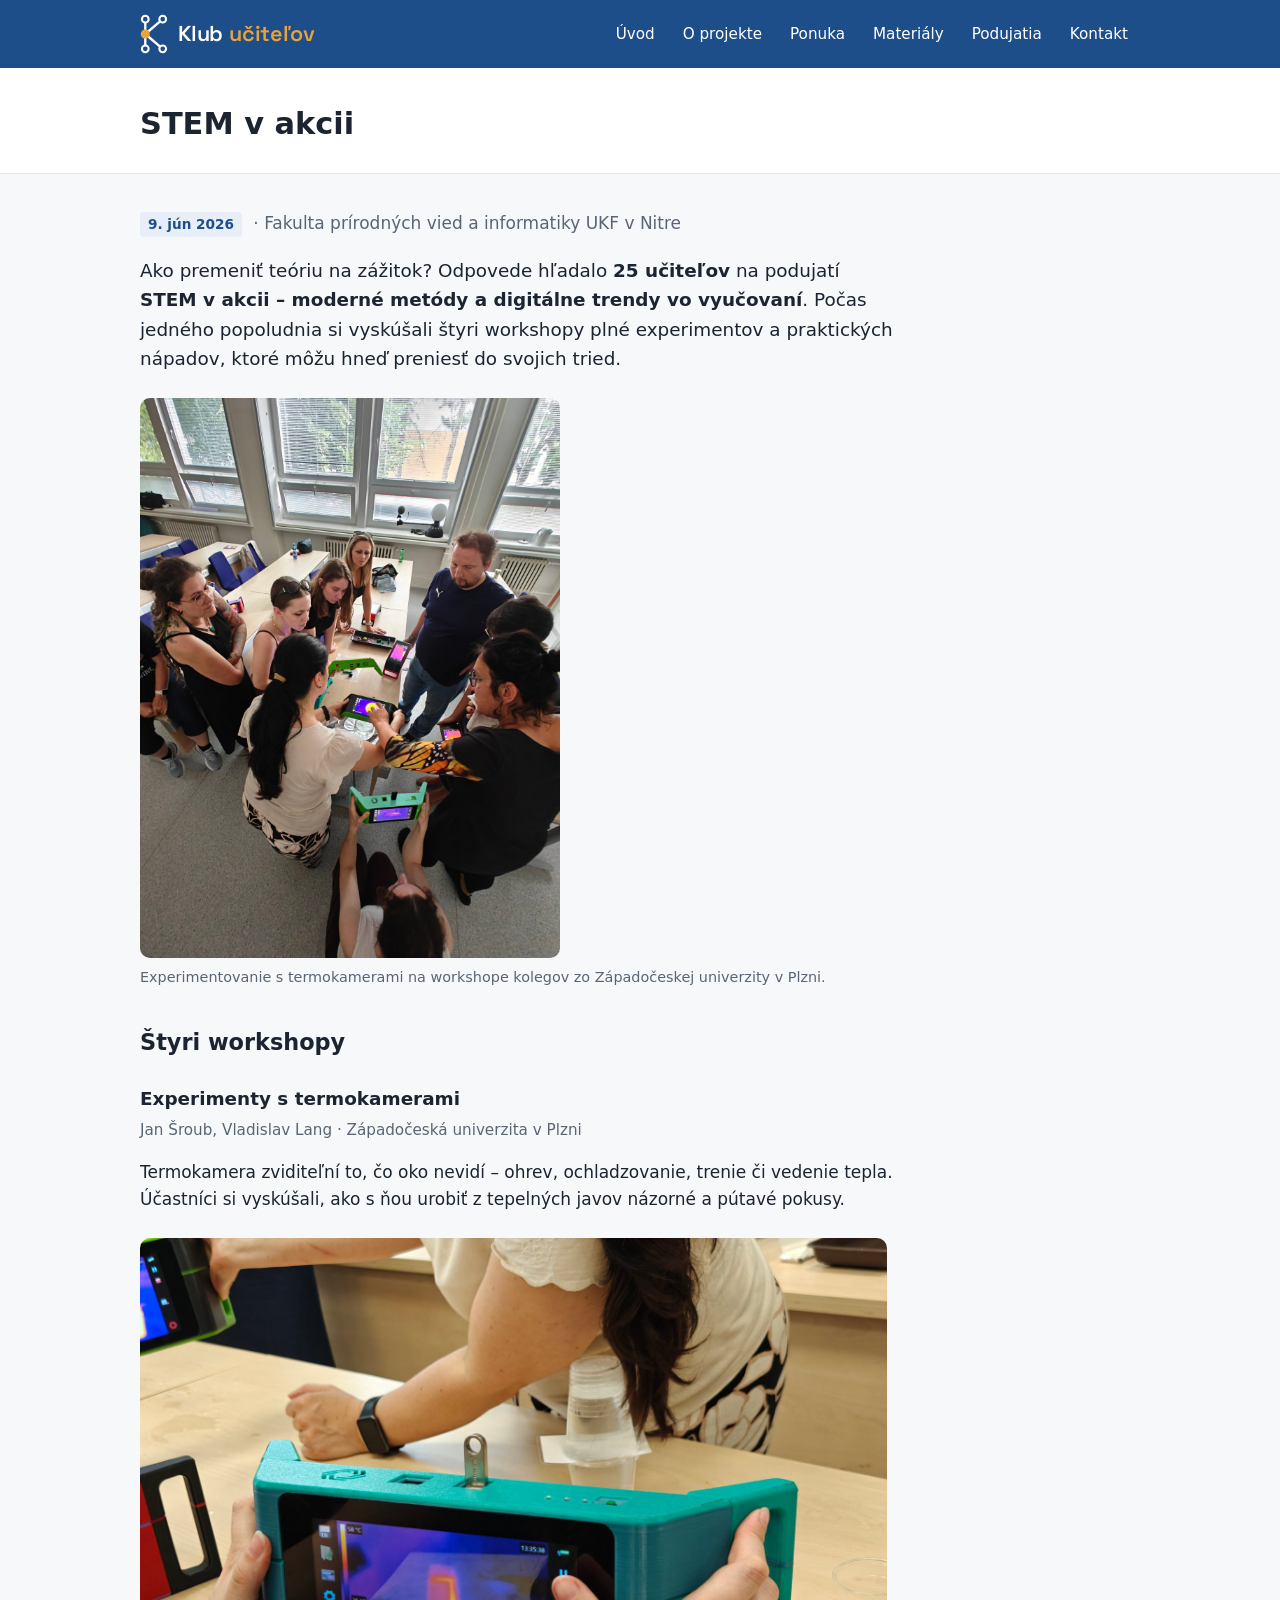
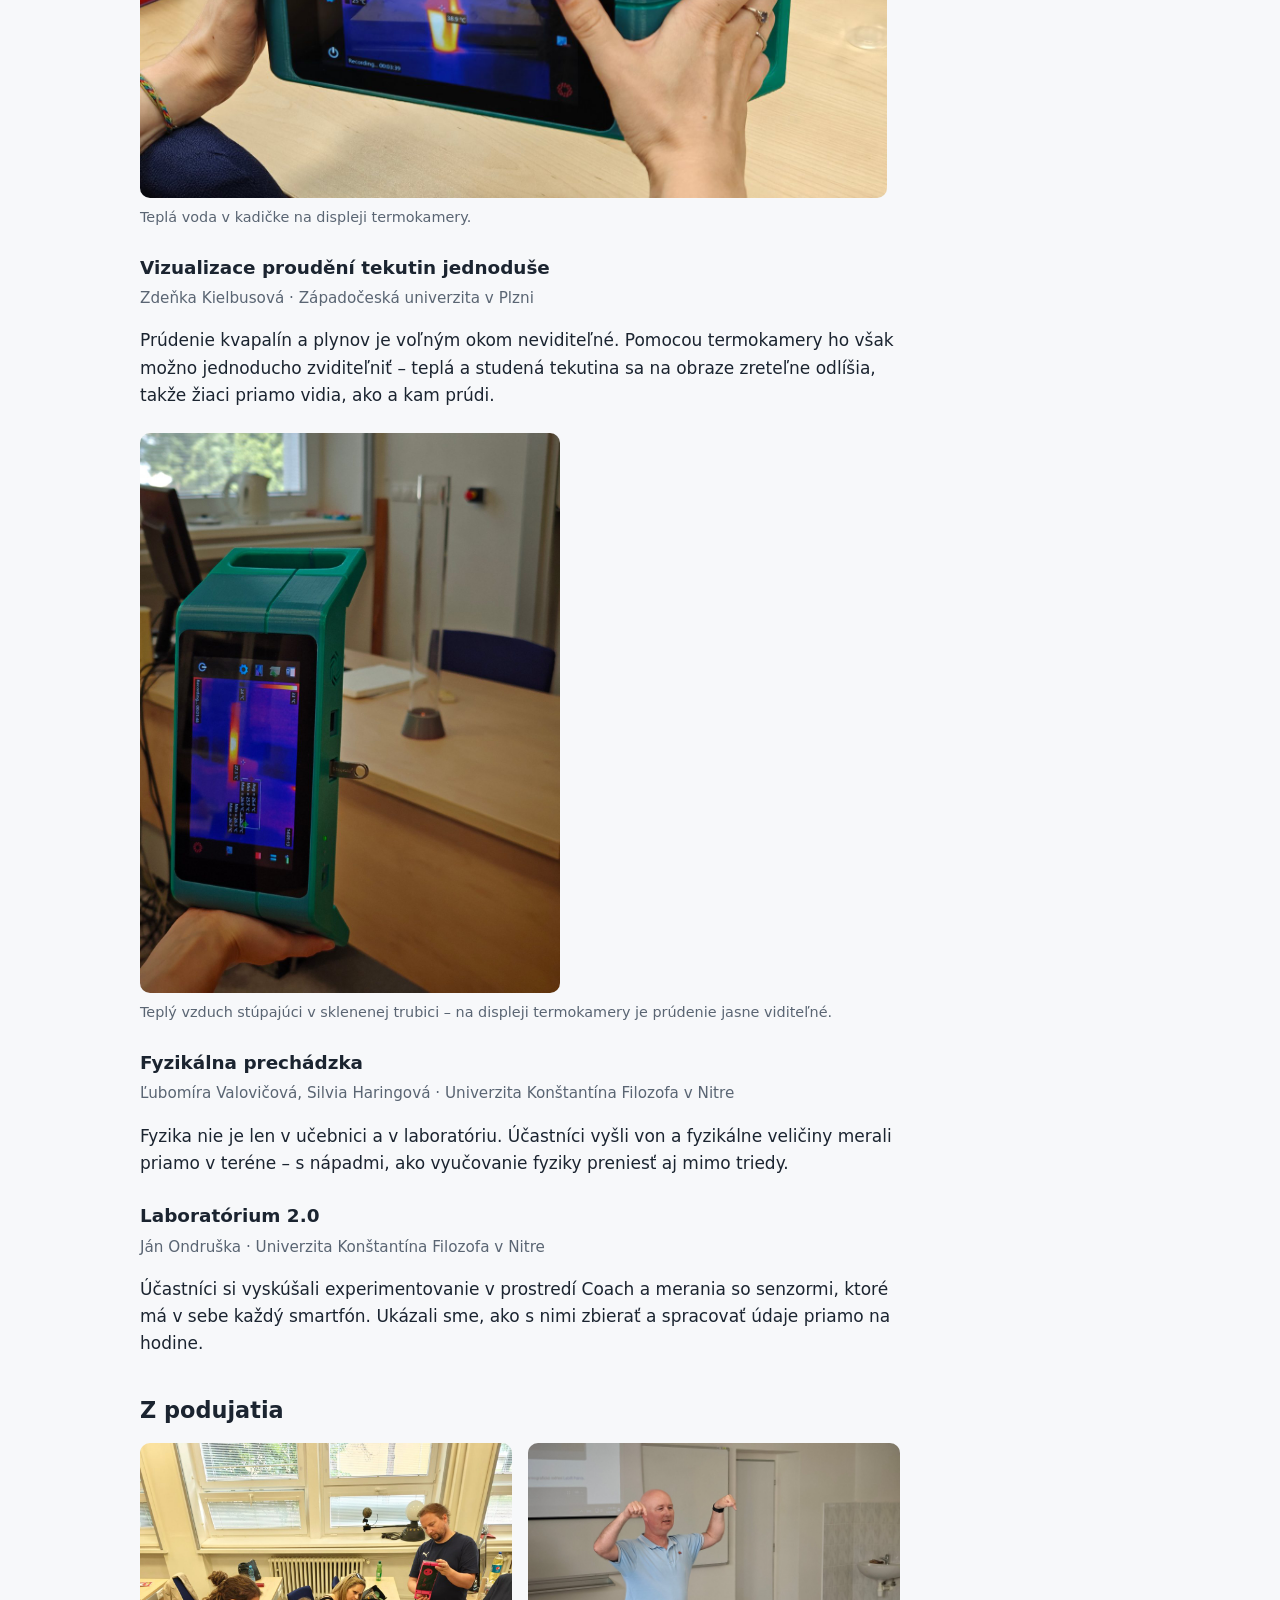
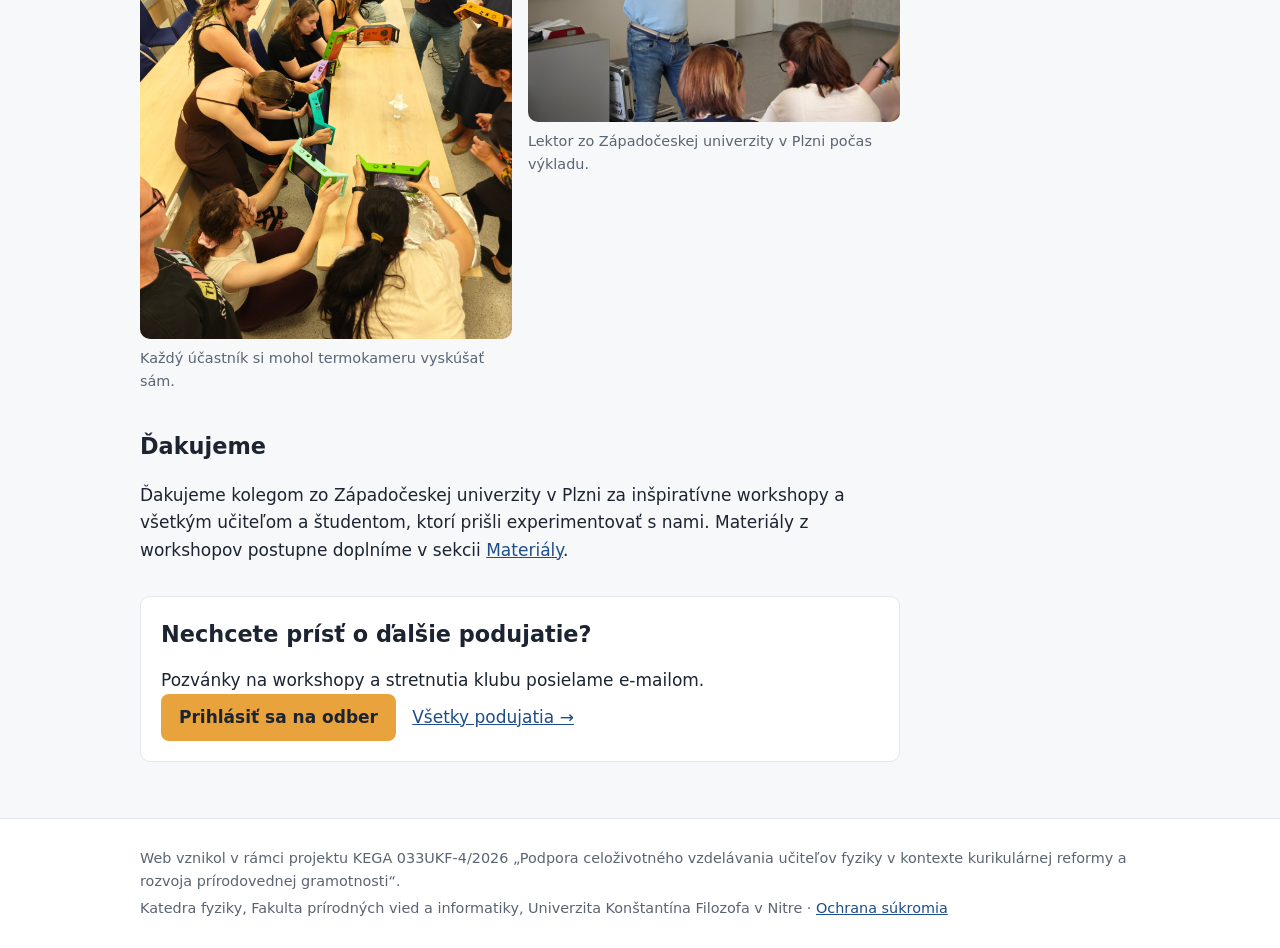
<file: stem-v-akcii-2026.html>
<!DOCTYPE html>
<html lang="sk">
<head>
  <meta charset="utf-8">
  <meta name="viewport" content="width=device-width, initial-scale=1">
  <title>STEM v akcii – Klub učiteľov</title>
  <meta name="description" content="STEM v akcii – štyri workshopy pre učiteľov a budúcich učiteľov na FPVaI UKF v Nitre, 9. júna 2026.">
  <link rel="icon" href="favicon.ico" sizes="any">
  <link rel="icon" href="favicon.svg" type="image/svg+xml">
  <link rel="apple-touch-icon" href="apple-touch-icon.png">
  <meta name="theme-color" content="#1d4e89">
  <script>document.documentElement.classList.add("js")</script>
  <link rel="stylesheet" href="style.css">
</head>
<body>

<header class="site-header">
  <div class="wrap">
    <a class="logo" href="index.html"><svg viewBox="12 1 43 62" aria-hidden="true"><g stroke="#ffffff" stroke-width="3.6" stroke-linecap="round"><line x1="20" y1="9" x2="20" y2="32"/><line x1="20" y1="32" x2="20" y2="55"/><line x1="20" y1="32" x2="47" y2="9"/><line x1="20" y1="32" x2="47" y2="55"/></g><circle cx="20" cy="9" r="5.2" fill="#1d4e89" stroke="#ffffff" stroke-width="3.2"/><circle cx="20" cy="55" r="5.2" fill="#1d4e89" stroke="#ffffff" stroke-width="3.2"/><circle cx="47" cy="9" r="5.2" fill="#1d4e89" stroke="#ffffff" stroke-width="3.2"/><circle cx="47" cy="55" r="5.2" fill="#1d4e89" stroke="#ffffff" stroke-width="3.2"/><circle cx="20" cy="32" r="7" fill="#e8a33d"/></svg><span>Klub <span class="accent">učiteľov</span></span></a>
    <button class="menu-toggle" type="button" aria-expanded="false" aria-controls="hlavne-menu" aria-label="Menu"><span></span><span></span><span></span></button>
    <ul class="nav" id="hlavne-menu">
      <li><a href="index.html">Úvod</a></li>
      <li><a href="o-projekte.html">O projekte</a></li>
      <li><a href="ponuka.html">Ponuka</a></li>
      <li><a href="materialy.html">Materiály</a></li>
      <li><a href="podujatia.html">Podujatia</a></li>
      <li><a href="kontakt.html">Kontakt</a></li>
    </ul>
  </div>
</header>

<div class="page-title">
  <div class="wrap">
    <h1>STEM v akcii</h1>
  </div>
</div>

<main>
  <div class="wrap">

    <article class="article">
      <p class="article-meta"><span class="date">9. jún 2026</span> · Fakulta prírodných vied a informatiky UKF v Nitre</p>
      <p class="lead">Ako premeniť teóriu na zážitok? Odpovede hľadalo <strong>25 učiteľov</strong> na podujatí <strong>STEM v akcii – moderné metódy a digitálne trendy vo vyučovaní</strong>. Počas jedného popoludnia si vyskúšali štyri workshopy plné experimentov a praktických nápadov, ktoré môžu hneď preniesť do svojich tried.</p>

      <figure class="photo">
        <img src="stem-v-akcii-2026-1.jpg" alt="Učitelia okolo stola skúmajú tepelné javy pomocou termokamier" width="1200" height="1600" loading="lazy">
        <figcaption>Experimentovanie s termokamerami na workshope kolegov zo Západočeskej univerzity v Plzni.</figcaption>
      </figure>

      <h2>Štyri workshopy</h2>

      <h3>Experimenty s termokamerami</h3>
      <p class="byline">Jan Šroub, Vladislav Lang · Západočeská univerzita v Plzni</p>
      <p>Termokamera zviditeľní to, čo oko nevidí – ohrev, ochladzovanie, trenie či vedenie tepla. Účastníci si vyskúšali, ako s ňou urobiť z tepelných javov názorné a pútavé pokusy.</p>
      <figure class="photo">
        <img src="stem-v-akcii-2026-5.jpg" alt="Termokamera zobrazuje teplú vodu v kadičke, teplota 38,9 °C" width="1600" height="1200" loading="lazy">
        <figcaption>Teplá voda v kadičke na displeji termokamery.</figcaption>
      </figure>

      <h3>Vizualizace proudění tekutin jednoduše</h3>
      <p class="byline">Zdeňka Kielbusová · Západočeská univerzita v Plzni</p>
      <p>Prúdenie kvapalín a plynov je voľným okom neviditeľné. Pomocou termokamery ho však možno jednoducho zviditeľniť – teplá a studená tekutina sa na obraze zreteľne odlíšia, takže žiaci priamo vidia, ako a kam prúdi.</p>
      <figure class="photo">
        <img src="stem-v-akcii-2026-3.jpg" alt="Termokamera zaznamenáva stúpajúci teplý vzduch v sklenenej trubici nad sviečkou" width="1200" height="1600" loading="lazy">
        <figcaption>Teplý vzduch stúpajúci v sklenenej trubici – na displeji termokamery je prúdenie jasne viditeľné.</figcaption>
      </figure>

      <h3>Fyzikálna prechádzka</h3>
      <p class="byline">Ľubomíra Valovičová, Silvia Haringová · Univerzita Konštantína Filozofa v Nitre</p>
      <p>Fyzika nie je len v učebnici a v laboratóriu. Účastníci vyšli von a fyzikálne veličiny merali priamo v teréne – s nápadmi, ako vyučovanie fyziky preniesť aj mimo triedy.</p>

      <h3>Laboratórium 2.0</h3>
      <p class="byline">Ján Ondruška · Univerzita Konštantína Filozofa v Nitre</p>
      <p>Účastníci si vyskúšali experimentovanie v prostredí Coach a merania so senzormi, ktoré má v sebe každý smartfón. Ukázali sme, ako s nimi zbierať a spracovať údaje priamo na hodine.</p>

      <h2>Z podujatia</h2>
      <div class="gallery">
        <figure class="photo">
        <img src="stem-v-akcii-2026-4.jpg" alt="Účastníci workshopu so zapožičanými termokamerami pri stole" width="1200" height="1600" loading="lazy">
        <figcaption>Každý účastník si mohol termokameru vyskúšať sám.</figcaption>
        </figure>
        <figure class="photo">
        <img src="stem-v-akcii-2026-2.jpg" alt="Lektor zo Západočeskej univerzity v Plzni vysvetľuje princíp termografie" width="1600" height="1200" loading="lazy">
        <figcaption>Lektor zo Západočeskej univerzity v Plzni počas výkladu.</figcaption>
        </figure>
      </div>

      <h2>Ďakujeme</h2>
      <p>Ďakujeme kolegom zo Západočeskej univerzity v Plzni za inšpiratívne workshopy a všetkým učiteľom a študentom, ktorí prišli experimentovať s nami. Materiály z workshopov postupne doplníme v sekcii <a href="materialy.html">Materiály</a>.</p>

      <div class="card" style="margin-top:32px">
        <h2>Nechcete prísť o ďalšie podujatie?</h2>
        <p style="color:inherit">Pozvánky na workshopy a stretnutia klubu posielame e-mailom.</p>
        <p><a class="btn" href="{FORM_NEWS}" target="_blank" rel="noopener">Prihlásiť sa na odber</a> &nbsp; <a href="podujatia.html">Všetky podujatia →</a></p>
      </div>
    </article>

  </div>
</main>

<footer class="site-footer">
  <div class="wrap">
    <p>Web vznikol v rámci projektu KEGA 033UKF-4/2026 „Podpora celoživotného vzdelávania učiteľov fyziky v kontexte kurikulárnej reformy a rozvoja prírodovednej gramotnosti“.</p>
    <p>Katedra fyziky, Fakulta prírodných vied a informatiky, Univerzita Konštantína Filozofa v Nitre · <a href="ochrana-sukromia.html">Ochrana súkromia</a></p>
  </div>
</footer>

<script>
(function () {
  var btn = document.querySelector(".menu-toggle");
  var nav = document.getElementById("hlavne-menu");
  btn.addEventListener("click", function () {
    var open = btn.getAttribute("aria-expanded") === "true";
    btn.setAttribute("aria-expanded", String(!open));
    nav.classList.toggle("open", !open);
  });
})();
</script>
</body>
</html>
</file>
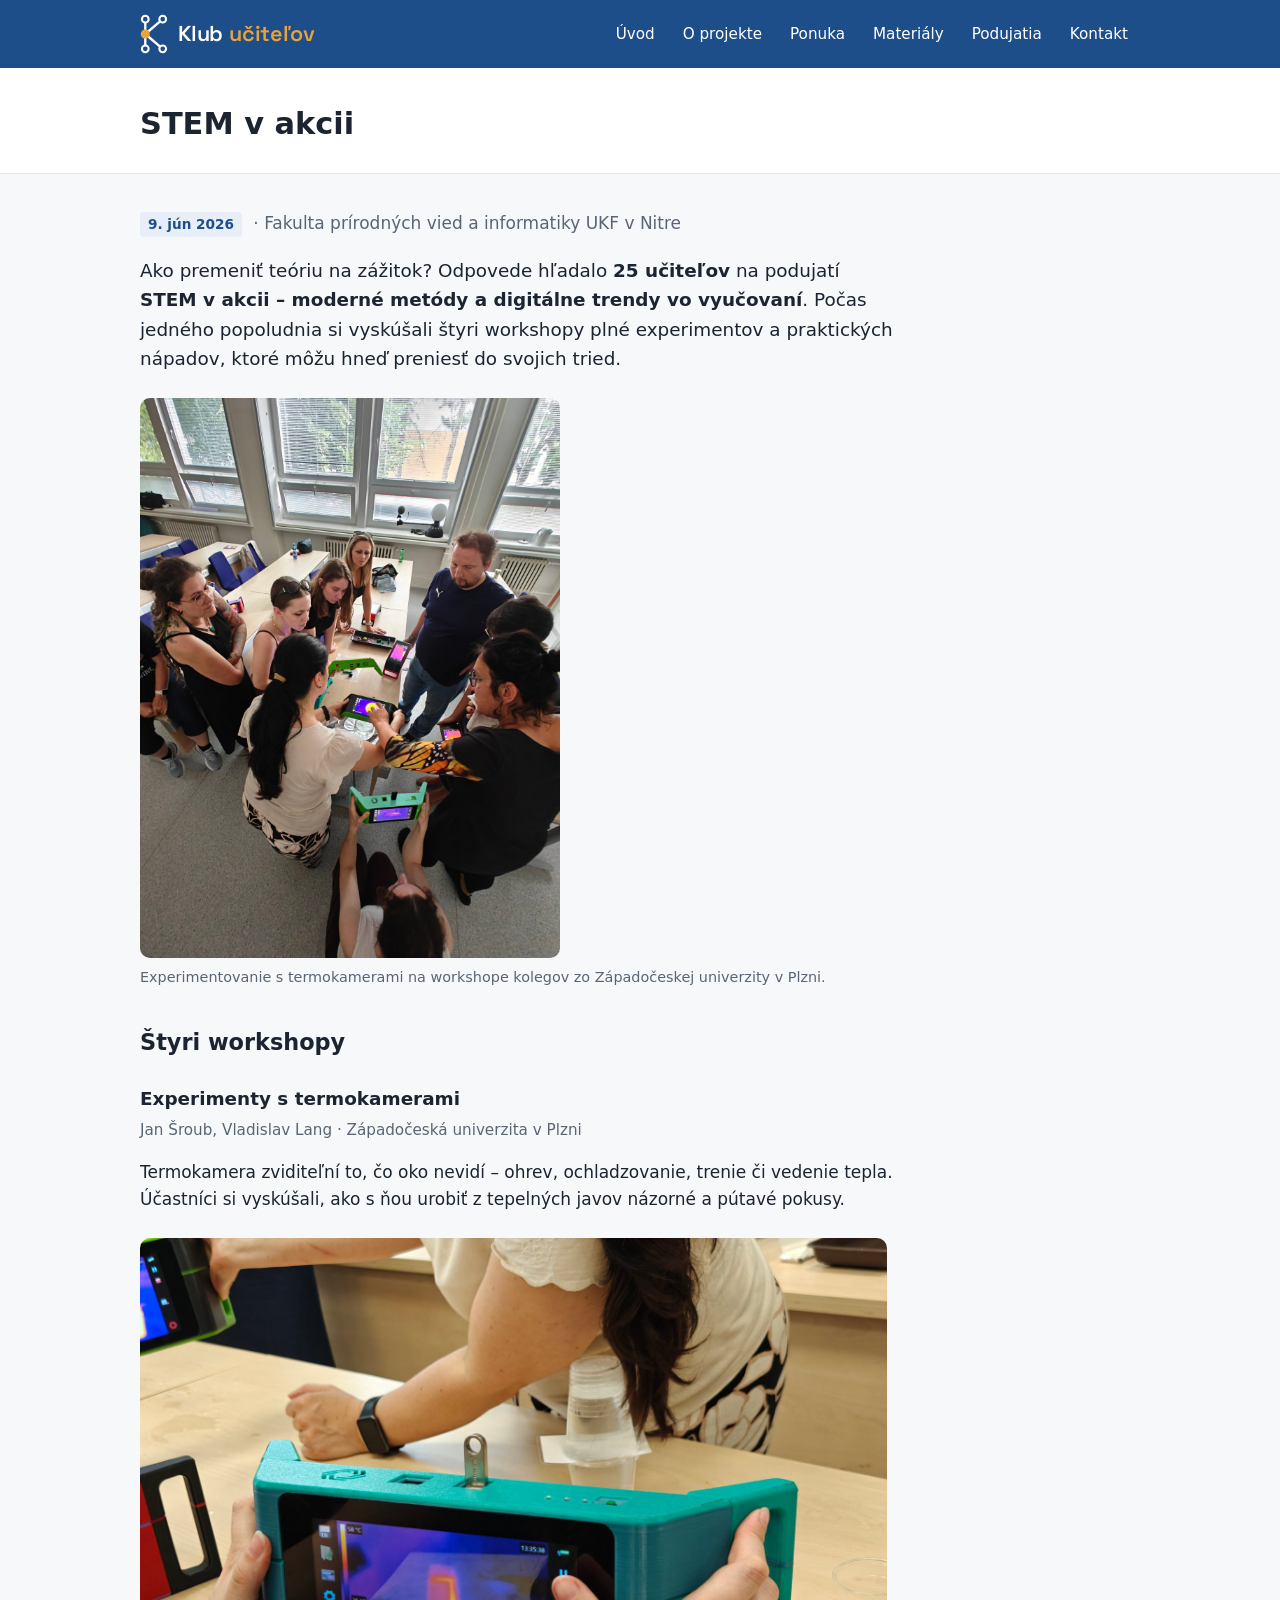
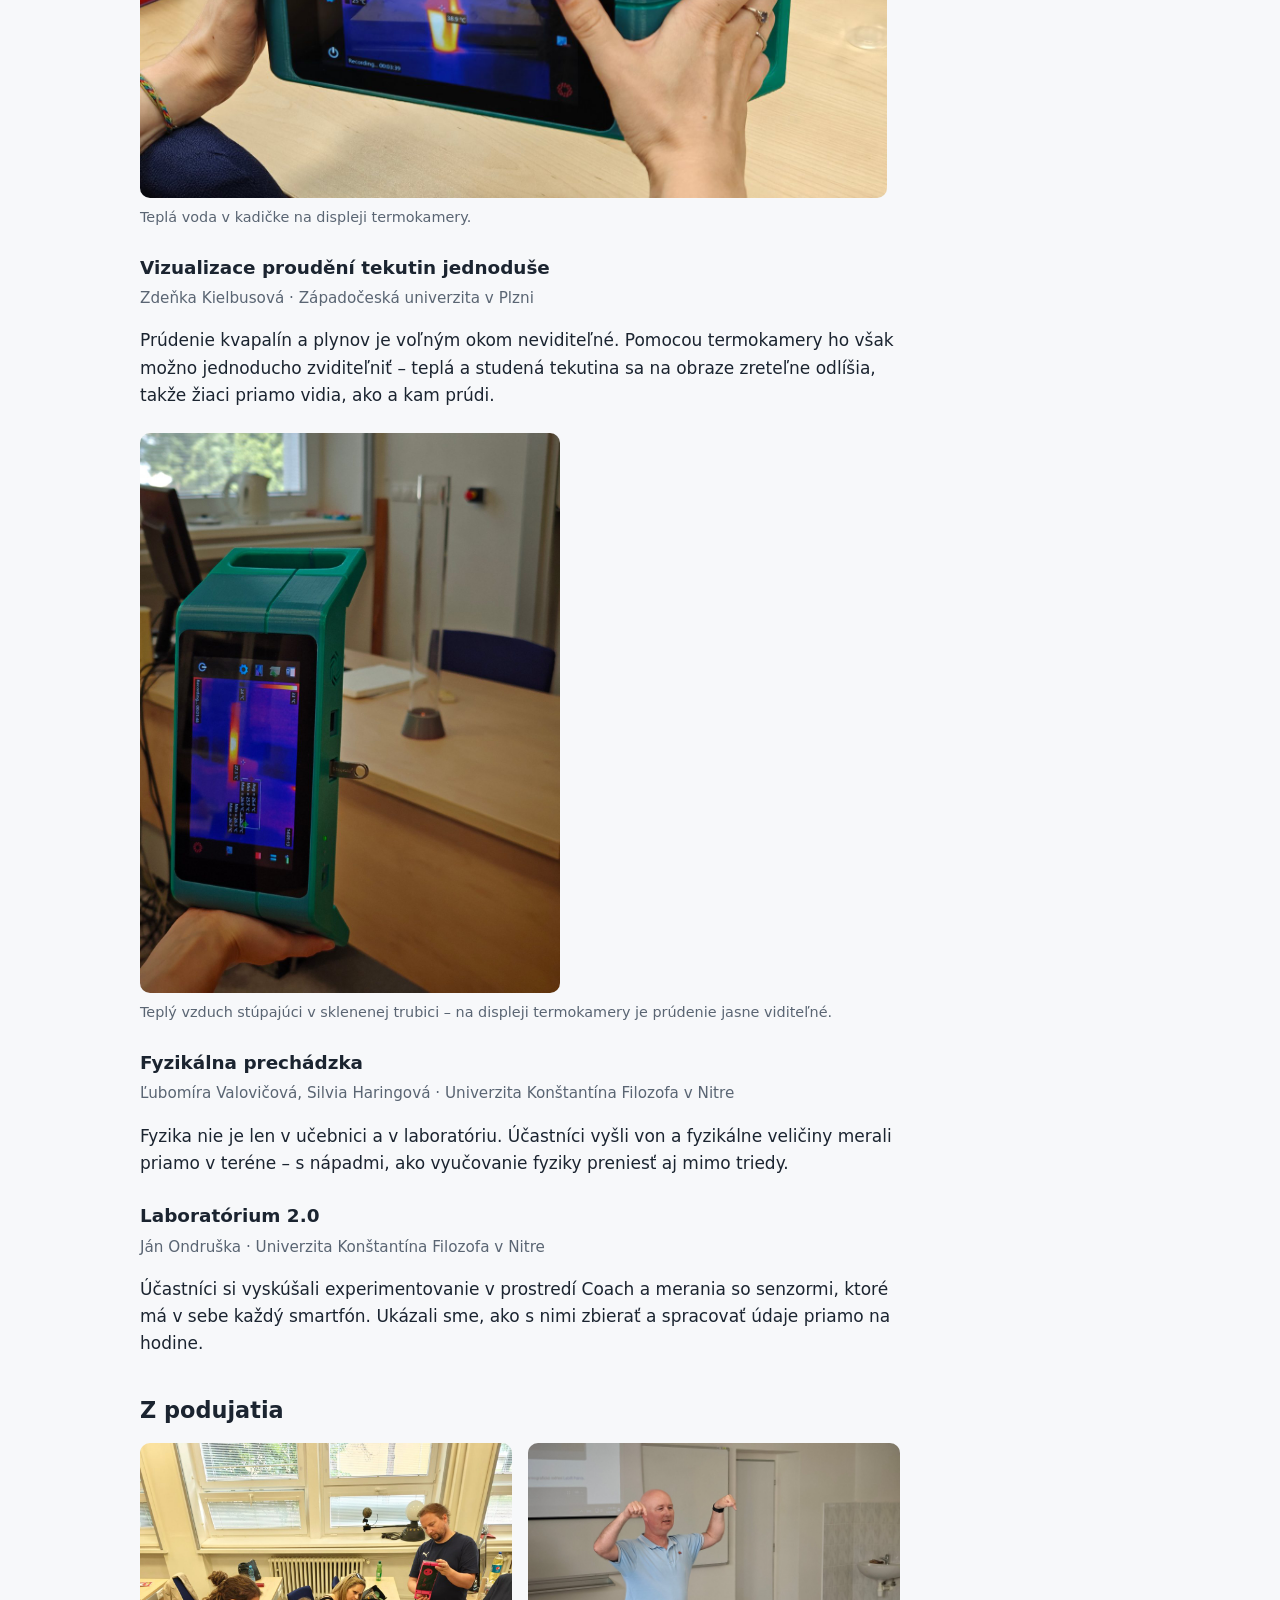
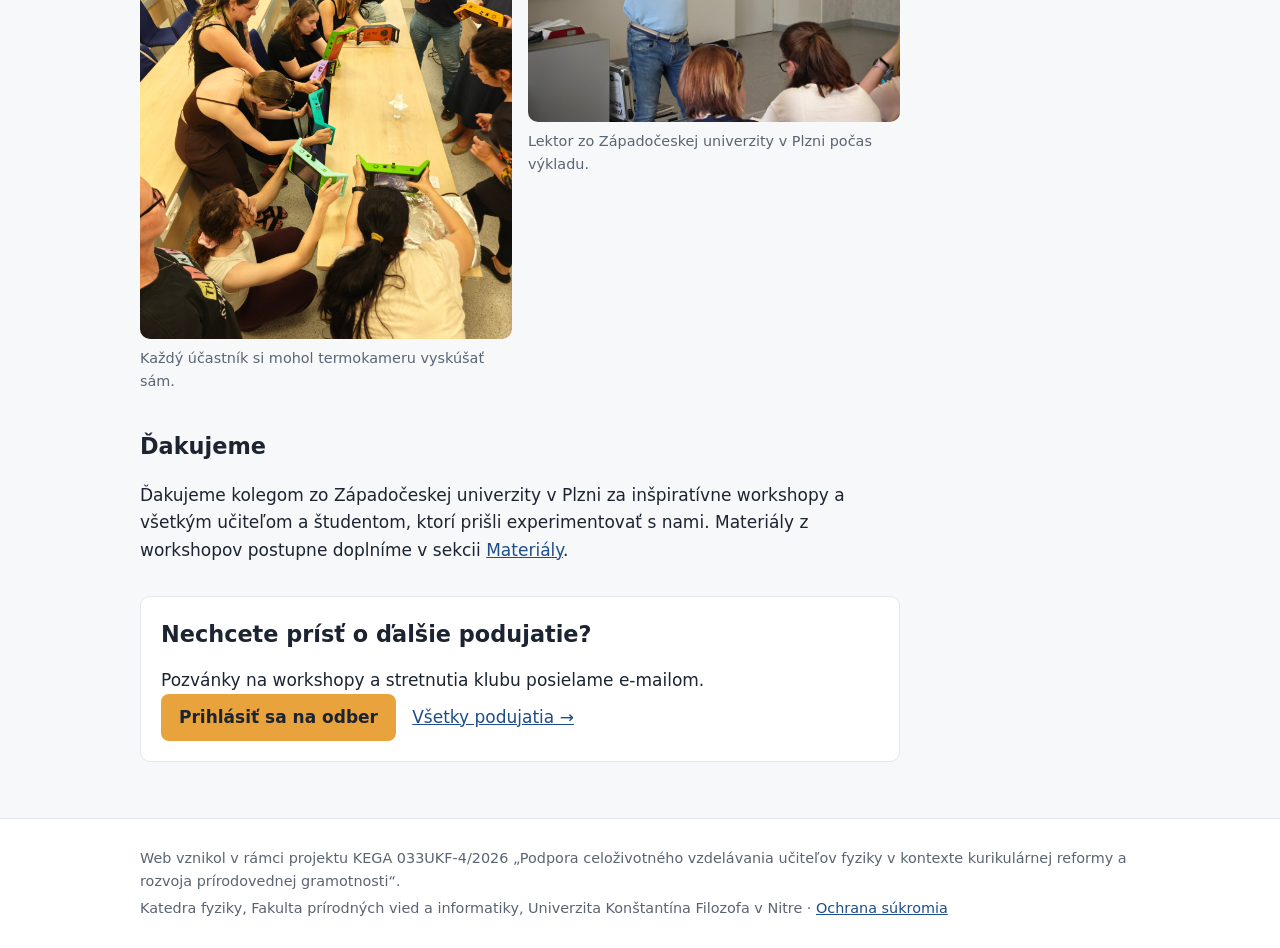
<file: clanky/stem-v-akcii-2026.html>
<!DOCTYPE html>
<html lang="sk">
<head>
  <meta charset="utf-8">
  <meta name="viewport" content="width=device-width, initial-scale=1">
  <title>STEM v akcii – Klub učiteľov</title>
  <meta name="description" content="STEM v akcii – štyri workshopy pre učiteľov a budúcich učiteľov na FPVaI UKF v Nitre, 9. júna 2026.">
  <link rel="icon" href="../favicon.ico" sizes="any">
  <link rel="icon" href="../favicon.svg" type="image/svg+xml">
  <link rel="apple-touch-icon" href="../apple-touch-icon.png">
  <meta name="theme-color" content="#1d4e89">
  <script>document.documentElement.classList.add("js")</script>
  <link rel="stylesheet" href="../css/style.css">
</head>
<body>

<header class="site-header">
  <div class="wrap">
    <a class="logo" href="../index.html"><svg viewBox="12 1 43 62" aria-hidden="true"><g stroke="#ffffff" stroke-width="3.6" stroke-linecap="round"><line x1="20" y1="9" x2="20" y2="32"/><line x1="20" y1="32" x2="20" y2="55"/><line x1="20" y1="32" x2="47" y2="9"/><line x1="20" y1="32" x2="47" y2="55"/></g><circle cx="20" cy="9" r="5.2" fill="#1d4e89" stroke="#ffffff" stroke-width="3.2"/><circle cx="20" cy="55" r="5.2" fill="#1d4e89" stroke="#ffffff" stroke-width="3.2"/><circle cx="47" cy="9" r="5.2" fill="#1d4e89" stroke="#ffffff" stroke-width="3.2"/><circle cx="47" cy="55" r="5.2" fill="#1d4e89" stroke="#ffffff" stroke-width="3.2"/><circle cx="20" cy="32" r="7" fill="#e8a33d"/></svg><span>Klub <span class="accent">učiteľov</span></span></a>
    <button class="menu-toggle" type="button" aria-expanded="false" aria-controls="hlavne-menu" aria-label="Menu"><span></span><span></span><span></span></button>
    <ul class="nav" id="hlavne-menu">
      <li><a href="../index.html">Úvod</a></li>
      <li><a href="../o-projekte.html">O projekte</a></li>
      <li><a href="../ponuka.html">Ponuka</a></li>
      <li><a href="../materialy.html">Materiály</a></li>
      <li><a href="../podujatia.html">Podujatia</a></li>
      <li><a href="../kontakt.html">Kontakt</a></li>
    </ul>
  </div>
</header>

<div class="page-title">
  <div class="wrap">
    <h1>STEM v akcii</h1>
  </div>
</div>

<main>
  <div class="wrap">

    <article class="article">
      <p class="article-meta"><span class="date">9. jún 2026</span> · Fakulta prírodných vied a informatiky UKF v Nitre</p>
      <p class="lead">Ako premeniť teóriu na zážitok? Odpovede hľadalo <strong>25 učiteľov</strong> na podujatí <strong>STEM v akcii – moderné metódy a digitálne trendy vo vyučovaní</strong>. Počas jedného popoludnia si vyskúšali štyri workshopy plné experimentov a praktických nápadov, ktoré môžu hneď preniesť do svojich tried.</p>

      <figure class="photo">
        <img src="../img/clanky/stem-v-akcii-2026/1.jpg" alt="Učitelia okolo stola skúmajú tepelné javy pomocou termokamier" width="1200" height="1600" loading="lazy">
        <figcaption>Experimentovanie s termokamerami na workshope kolegov zo Západočeskej univerzity v Plzni.</figcaption>
      </figure>

      <h2>Štyri workshopy</h2>

      <h3>Experimenty s termokamerami</h3>
      <p class="byline">Jan Šroub, Vladislav Lang · Západočeská univerzita v Plzni</p>
      <p>Termokamera zviditeľní to, čo oko nevidí – ohrev, ochladzovanie, trenie či vedenie tepla. Účastníci si vyskúšali, ako s ňou urobiť z tepelných javov názorné a pútavé pokusy.</p>
      <figure class="photo">
        <img src="../img/clanky/stem-v-akcii-2026/5.jpg" alt="Termokamera zobrazuje teplú vodu v kadičke, teplota 38,9 °C" width="1600" height="1200" loading="lazy">
        <figcaption>Teplá voda v kadičke na displeji termokamery.</figcaption>
      </figure>

      <h3>Vizualizace proudění tekutin jednoduše</h3>
      <p class="byline">Zdeňka Kielbusová · Západočeská univerzita v Plzni</p>
      <p>Prúdenie kvapalín a plynov je voľným okom neviditeľné. Pomocou termokamery ho však možno jednoducho zviditeľniť – teplá a studená tekutina sa na obraze zreteľne odlíšia, takže žiaci priamo vidia, ako a kam prúdi.</p>
      <figure class="photo">
        <img src="../img/clanky/stem-v-akcii-2026/3.jpg" alt="Termokamera zaznamenáva stúpajúci teplý vzduch v sklenenej trubici nad sviečkou" width="1200" height="1600" loading="lazy">
        <figcaption>Teplý vzduch stúpajúci v sklenenej trubici – na displeji termokamery je prúdenie jasne viditeľné.</figcaption>
      </figure>

      <h3>Fyzikálna prechádzka</h3>
      <p class="byline">Ľubomíra Valovičová, Silvia Haringová · Univerzita Konštantína Filozofa v Nitre</p>
      <p>Fyzika nie je len v učebnici a v laboratóriu. Účastníci vyšli von a fyzikálne veličiny merali priamo v teréne – s nápadmi, ako vyučovanie fyziky preniesť aj mimo triedy.</p>

      <h3>Laboratórium 2.0</h3>
      <p class="byline">Ján Ondruška · Univerzita Konštantína Filozofa v Nitre</p>
      <p>Účastníci si vyskúšali experimentovanie v prostredí Coach a merania so senzormi, ktoré má v sebe každý smartfón. Ukázali sme, ako s nimi zbierať a spracovať údaje priamo na hodine.</p>

      <h2>Z podujatia</h2>
      <div class="gallery">
        <figure class="photo">
        <img src="../img/clanky/stem-v-akcii-2026/4.jpg" alt="Účastníci workshopu so zapožičanými termokamerami pri stole" width="1200" height="1600" loading="lazy">
        <figcaption>Každý účastník si mohol termokameru vyskúšať sám.</figcaption>
        </figure>
        <figure class="photo">
        <img src="../img/clanky/stem-v-akcii-2026/2.jpg" alt="Lektor zo Západočeskej univerzity v Plzni vysvetľuje princíp termografie" width="1600" height="1200" loading="lazy">
        <figcaption>Lektor zo Západočeskej univerzity v Plzni počas výkladu.</figcaption>
        </figure>
      </div>

      <h2>Ďakujeme</h2>
      <p>Ďakujeme kolegom zo Západočeskej univerzity v Plzni za inšpiratívne workshopy a všetkým učiteľom a študentom, ktorí prišli experimentovať s nami. Materiály z workshopov postupne doplníme v sekcii <a href="../materialy.html">Materiály</a>.</p>

      <div class="card" style="margin-top:32px">
        <h2>Nechcete prísť o ďalšie podujatie?</h2>
        <p style="color:inherit">Pozvánky na workshopy a stretnutia klubu posielame e-mailom.</p>
        <p><a class="btn" href="https://forms.cloud.microsoft/Pages/ResponsePage.aspx?id=9LhLjGZnfEWYY0CLWSImThXOuf7VGUBOlAr6PqBVwCFUNEY1WVZDUFlCQ0ZWUEkwQ0E2MVk0N0dLUy4u" target="_blank" rel="noopener">Prihlásiť sa na odber</a> &nbsp; <a href="../podujatia.html">Všetky podujatia →</a></p>
      </div>
    </article>

  </div>
</main>

<footer class="site-footer">
  <div class="wrap">
    <p>Web vznikol v rámci projektu KEGA 033UKF-4/2026 „Podpora celoživotného vzdelávania učiteľov fyziky v kontexte kurikulárnej reformy a rozvoja prírodovednej gramotnosti“.</p>
    <p>Katedra fyziky, Fakulta prírodných vied a informatiky, Univerzita Konštantína Filozofa v Nitre · <a href="../ochrana-sukromia.html">Ochrana súkromia</a></p>
  </div>
</footer>

<script src="../js/menu.js"></script>
</body>
</html>
</file>
<file: css/style.css>
/* Klub učiteľov – spoločný vzhľad všetkých stránok */
@font-face {
  font-family: "Space Grotesk";
  font-weight: 600;
  font-display: swap;
  src: url("../fonts/space-grotesk-latin-ext-600.woff2") format("woff2");
  unicode-range: U+0100-02BA, U+02BD-02C5, U+02C7-02CC, U+02CE-02D7, U+02DD-02FF, U+0304, U+0308, U+0329, U+1D00-1DBF, U+1E00-1E9F, U+1EF2-1EFF, U+2020, U+20A0-20AB, U+20AD-20C0, U+2113, U+2C60-2C7F, U+A720-A7FF;
}
@font-face {
  font-family: "Space Grotesk";
  font-weight: 600;
  font-display: swap;
  src: url("../fonts/space-grotesk-latin-600.woff2") format("woff2");
  unicode-range: U+0000-00FF, U+0131, U+0152-0153, U+02BB-02BC, U+02C6, U+02DA, U+02DC, U+0304, U+0308, U+0329, U+2000-206F, U+20AC, U+2122, U+2191, U+2193, U+2212, U+2215, U+FEFF, U+FFFD;
}
:root {
  --ink: #1b2430;
  --muted: #5a6573;
  --bg: #f7f8fa;
  --card: #ffffff;
  --line: #e3e7ec;
  --brand: #1d4e89;
  --brand-dark: #153a66;
  --accent: #e8a33d;
  --radius: 10px;
  --max: 1040px;
}

* { box-sizing: border-box; }

html { scroll-behavior: smooth; }

body {
  margin: 0;
  font-family: system-ui, -apple-system, "Segoe UI", Roboto, "Helvetica Neue", Arial, sans-serif;
  font-size: 17px;
  line-height: 1.6;
  color: var(--ink);
  background: var(--bg);
}

a { color: var(--brand); }
a:hover { color: var(--brand-dark); }

.wrap { max-width: var(--max); margin: 0 auto; padding: 0 20px; }

/* Hlavička a menu */
.site-header {
  background: var(--brand);
  color: #fff;
}
.site-header .wrap {
  display: flex;
  align-items: center;
  justify-content: space-between;
  flex-wrap: wrap;
  gap: 12px;
  padding-top: 14px;
  padding-bottom: 14px;
}
.logo {
  display: flex;
  align-items: center;
  gap: 10px;
  color: #fff;
  text-decoration: none;
  font-family: "Space Grotesk", system-ui, sans-serif;
  font-weight: 600;
  font-size: 1.35rem;
  letter-spacing: -.2px;
}
.logo:hover { color: #fff; }
.logo svg { width: 28px; height: 40px; flex-shrink: 0; }
.logo .accent { color: var(--accent); }

.menu-toggle {
  display: none;
  width: 44px;
  height: 44px;
  padding: 11px 10px;
  background: none;
  border: 0;
  border-radius: 6px;
  cursor: pointer;
}
.menu-toggle:hover, .menu-toggle:focus-visible { background: rgba(255,255,255,.12); }
.menu-toggle span {
  display: block;
  height: 2px;
  margin: 5px 0;
  background: #fff;
  border-radius: 2px;
  transition: transform .2s, opacity .2s;
}
.menu-toggle[aria-expanded="true"] span:nth-child(1) { transform: translateY(7px) rotate(45deg); }
.menu-toggle[aria-expanded="true"] span:nth-child(2) { opacity: 0; }
.menu-toggle[aria-expanded="true"] span:nth-child(3) { transform: translateY(-7px) rotate(-45deg); }

.nav { display: flex; flex-wrap: wrap; gap: 4px; margin: 0; padding: 0; list-style: none; }
.nav a {
  display: block;
  padding: 6px 12px;
  border-radius: 6px;
  color: #fff;
  text-decoration: none;
  font-size: .95rem;
}
.nav a:hover { background: rgba(255,255,255,.12); color: #fff; }
.nav a[aria-current="page"] { background: rgba(255,255,255,.2); }

/* Úvodný pás */
.hero {
  background: linear-gradient(135deg, var(--brand) 0%, #2c6cb3 100%);
  color: #fff;
  padding: 56px 0 64px;
}
.hero h1 { margin: 0 0 12px; font-size: 2.3rem; line-height: 1.2; }
.hero p { margin: 0; max-width: 680px; font-size: 1.15rem; opacity: .95; }
.hero .btn { margin-top: 24px; }

.page-title {
  background: #fff;
  border-bottom: 1px solid var(--line);
  padding: 32px 0 24px;
}
.page-title h1 { margin: 0; font-size: 1.9rem; }
.page-title p { margin: 6px 0 0; color: var(--muted); }

main { padding: 36px 0 56px; }

section { margin-bottom: 40px; }
h2 { font-size: 1.4rem; margin: 0 0 14px; }
h3 { font-size: 1.1rem; margin: 0 0 6px; }

/* Tlačidlá */
.btn {
  display: inline-block;
  padding: 10px 18px;
  border-radius: 8px;
  background: var(--accent);
  color: #1b2430;
  font-weight: 600;
  text-decoration: none;
}
.btn:hover { background: #f0b558; color: #1b2430; }

/* Karty */
.grid {
  display: grid;
  grid-template-columns: repeat(auto-fill, minmax(260px, 1fr));
  gap: 16px;
}
.card {
  background: var(--card);
  border: 1px solid var(--line);
  border-radius: var(--radius);
  padding: 20px;
}
.card p { margin: 0; color: var(--muted); }
a.card { display: block; text-decoration: none; color: inherit; transition: border-color .15s, box-shadow .15s; }
a.card:hover { border-color: var(--brand); box-shadow: 0 4px 14px rgba(29,78,137,.10); color: inherit; }
a.card h3 { color: var(--brand); }
.card .more { display: inline-block; margin-top: 10px; font-weight: 600; color: var(--brand); }

/* Zoznamy noviniek a podujatí */
.list { list-style: none; margin: 0; padding: 0; }
.list li {
  background: var(--card);
  border: 1px solid var(--line);
  border-radius: var(--radius);
  padding: 16px 20px;
  margin-bottom: 10px;
}
.date {
  display: inline-block;
  font-size: .85rem;
  font-weight: 600;
  color: var(--brand);
  background: #e8eef7;
  padding: 2px 8px;
  border-radius: 4px;
  margin-bottom: 6px;
}

.note {
  background: #fff8ec;
  border-left: 4px solid var(--accent);
  padding: 12px 16px;
  border-radius: 6px;
  color: #5b4520;
  font-size: .95rem;
}

/* Text na doplnenie – zvýraznený, aby sa nezabudol */
.todo {
  background: #fff3c4;
  border-radius: 3px;
  padding: 0 3px;
}

/* Článok */
.article { max-width: 760px; }
.article h2 { margin-top: 36px; }
.article .card h2 { margin-top: 0; }
.article h3 { margin-top: 24px; font-size: 1.15rem; }
.article-meta { color: var(--muted); margin: 0 0 16px; }
.article-meta .date { margin: 0 6px 0 0; }
.lead { font-size: 1.15rem; }
.byline { color: var(--muted); font-size: .95rem; margin: -2px 0 6px; }
.photo { margin: 24px 0; }
.photo img { display: block; width: auto; max-width: 100%; max-height: 560px; height: auto; border-radius: var(--radius); }
.gallery .photo img { width: 100%; max-height: none; }
.photo figcaption { margin-top: 8px; color: var(--muted); font-size: .9rem; }
.gallery { display: grid; grid-template-columns: repeat(auto-fit, minmax(260px, 1fr)); gap: 16px; align-items: start; }
.gallery .photo { margin: 0; }
.list h3 a { color: inherit; text-decoration: none; }
.list h3 a:hover { color: var(--brand); text-decoration: underline; }

dl.info { display: grid; grid-template-columns: max-content 1fr; gap: 6px 18px; margin: 0; }
dl.info dt { font-weight: 600; }
dl.info dd { margin: 0; }

/* Pätička */
.site-footer {
  background: #fff;
  border-top: 1px solid var(--line);
  padding: 24px 0;
  color: var(--muted);
  font-size: .9rem;
}
.site-footer p { margin: 4px 0; }

@media (max-width: 820px) {
  .menu-toggle { display: block; }
  .js .nav { display: none; width: 100%; flex-direction: column; gap: 2px; padding-bottom: 8px; }
  .js .nav.open { display: flex; }
  .js .nav a { padding: 11px 12px; font-size: 1rem; }
}

@media (max-width: 640px) {
  body { font-size: 16px; }
  .hero { padding: 40px 0 44px; }
  .hero h1 { font-size: 1.8rem; }
  dl.info { grid-template-columns: 1fr; }
  dl.info dd { margin-bottom: 8px; }
}
</file>
<file: style.css>
/* Klub učiteľov – spoločný vzhľad všetkých stránok */
@font-face {
  font-family: "Space Grotesk";
  font-weight: 600;
  font-display: swap;
  src: url("space-grotesk-latin-ext-600.woff2") format("woff2");
  unicode-range: U+0100-02BA, U+02BD-02C5, U+02C7-02CC, U+02CE-02D7, U+02DD-02FF, U+0304, U+0308, U+0329, U+1D00-1DBF, U+1E00-1E9F, U+1EF2-1EFF, U+2020, U+20A0-20AB, U+20AD-20C0, U+2113, U+2C60-2C7F, U+A720-A7FF;
}
@font-face {
  font-family: "Space Grotesk";
  font-weight: 600;
  font-display: swap;
  src: url("space-grotesk-latin-600.woff2") format("woff2");
  unicode-range: U+0000-00FF, U+0131, U+0152-0153, U+02BB-02BC, U+02C6, U+02DA, U+02DC, U+0304, U+0308, U+0329, U+2000-206F, U+20AC, U+2122, U+2191, U+2193, U+2212, U+2215, U+FEFF, U+FFFD;
}
:root {
  --ink: #1b2430;
  --muted: #5a6573;
  --bg: #f7f8fa;
  --card: #ffffff;
  --line: #e3e7ec;
  --brand: #1d4e89;
  --brand-dark: #153a66;
  --accent: #e8a33d;
  --radius: 10px;
  --max: 1040px;
}

* { box-sizing: border-box; }

html { scroll-behavior: smooth; }

body {
  margin: 0;
  font-family: system-ui, -apple-system, "Segoe UI", Roboto, "Helvetica Neue", Arial, sans-serif;
  font-size: 17px;
  line-height: 1.6;
  color: var(--ink);
  background: var(--bg);
}

a { color: var(--brand); }
a:hover { color: var(--brand-dark); }

.wrap { max-width: var(--max); margin: 0 auto; padding: 0 20px; }

/* Hlavička a menu */
.site-header {
  background: var(--brand);
  color: #fff;
}
.site-header .wrap {
  display: flex;
  align-items: center;
  justify-content: space-between;
  flex-wrap: wrap;
  gap: 12px;
  padding-top: 14px;
  padding-bottom: 14px;
}
.logo {
  display: flex;
  align-items: center;
  gap: 10px;
  color: #fff;
  text-decoration: none;
  font-family: "Space Grotesk", system-ui, sans-serif;
  font-weight: 600;
  font-size: 1.35rem;
  letter-spacing: -.2px;
}
.logo:hover { color: #fff; }
.logo svg { width: 28px; height: 40px; flex-shrink: 0; }
.logo .accent { color: var(--accent); }

.menu-toggle {
  display: none;
  width: 44px;
  height: 44px;
  padding: 11px 10px;
  background: none;
  border: 0;
  border-radius: 6px;
  cursor: pointer;
}
.menu-toggle:hover, .menu-toggle:focus-visible { background: rgba(255,255,255,.12); }
.menu-toggle span {
  display: block;
  height: 2px;
  margin: 5px 0;
  background: #fff;
  border-radius: 2px;
  transition: transform .2s, opacity .2s;
}
.menu-toggle[aria-expanded="true"] span:nth-child(1) { transform: translateY(7px) rotate(45deg); }
.menu-toggle[aria-expanded="true"] span:nth-child(2) { opacity: 0; }
.menu-toggle[aria-expanded="true"] span:nth-child(3) { transform: translateY(-7px) rotate(-45deg); }

.nav { display: flex; flex-wrap: wrap; gap: 4px; margin: 0; padding: 0; list-style: none; }
.nav a {
  display: block;
  padding: 6px 12px;
  border-radius: 6px;
  color: #fff;
  text-decoration: none;
  font-size: .95rem;
}
.nav a:hover { background: rgba(255,255,255,.12); color: #fff; }
.nav a[aria-current="page"] { background: rgba(255,255,255,.2); }

/* Úvodný pás */
.hero {
  background: linear-gradient(135deg, var(--brand) 0%, #2c6cb3 100%);
  color: #fff;
  padding: 56px 0 64px;
}
.hero h1 { margin: 0 0 12px; font-size: 2.3rem; line-height: 1.2; }
.hero p { margin: 0; max-width: 680px; font-size: 1.15rem; opacity: .95; }
.hero .btn { margin-top: 24px; }

.page-title {
  background: #fff;
  border-bottom: 1px solid var(--line);
  padding: 32px 0 24px;
}
.page-title h1 { margin: 0; font-size: 1.9rem; }
.page-title p { margin: 6px 0 0; color: var(--muted); }

main { padding: 36px 0 56px; }

section { margin-bottom: 40px; }
h2 { font-size: 1.4rem; margin: 0 0 14px; }
h3 { font-size: 1.1rem; margin: 0 0 6px; }

/* Tlačidlá */
.btn {
  display: inline-block;
  padding: 10px 18px;
  border-radius: 8px;
  background: var(--accent);
  color: #1b2430;
  font-weight: 600;
  text-decoration: none;
}
.btn:hover { background: #f0b558; color: #1b2430; }

/* Karty */
.grid {
  display: grid;
  grid-template-columns: repeat(auto-fill, minmax(260px, 1fr));
  gap: 16px;
}
.card {
  background: var(--card);
  border: 1px solid var(--line);
  border-radius: var(--radius);
  padding: 20px;
}
.card p { margin: 0; color: var(--muted); }
a.card { display: block; text-decoration: none; color: inherit; transition: border-color .15s, box-shadow .15s; }
a.card:hover { border-color: var(--brand); box-shadow: 0 4px 14px rgba(29,78,137,.10); color: inherit; }
a.card h3 { color: var(--brand); }
.card .more { display: inline-block; margin-top: 10px; font-weight: 600; color: var(--brand); }

/* Zoznamy noviniek a podujatí */
.list { list-style: none; margin: 0; padding: 0; }
.list li {
  background: var(--card);
  border: 1px solid var(--line);
  border-radius: var(--radius);
  padding: 16px 20px;
  margin-bottom: 10px;
}
.date {
  display: inline-block;
  font-size: .85rem;
  font-weight: 600;
  color: var(--brand);
  background: #e8eef7;
  padding: 2px 8px;
  border-radius: 4px;
  margin-bottom: 6px;
}

.note {
  background: #fff8ec;
  border-left: 4px solid var(--accent);
  padding: 12px 16px;
  border-radius: 6px;
  color: #5b4520;
  font-size: .95rem;
}

/* Text na doplnenie – zvýraznený, aby sa nezabudol */
.todo {
  background: #fff3c4;
  border-radius: 3px;
  padding: 0 3px;
}

/* Článok */
.article { max-width: 760px; }
.article h2 { margin-top: 36px; }
.article .card h2 { margin-top: 0; }
.article h3 { margin-top: 24px; font-size: 1.15rem; }
.article-meta { color: var(--muted); margin: 0 0 16px; }
.article-meta .date { margin: 0 6px 0 0; }
.lead { font-size: 1.15rem; }
.byline { color: var(--muted); font-size: .95rem; margin: -2px 0 6px; }
.photo { margin: 24px 0; }
.photo img { display: block; width: auto; max-width: 100%; max-height: 560px; height: auto; border-radius: var(--radius); }
.gallery .photo img { width: 100%; max-height: none; }
.photo figcaption { margin-top: 8px; color: var(--muted); font-size: .9rem; }
.gallery { display: grid; grid-template-columns: repeat(auto-fit, minmax(260px, 1fr)); gap: 16px; align-items: start; }
.gallery .photo { margin: 0; }
.list h3 a { color: inherit; text-decoration: none; }
.list h3 a:hover { color: var(--brand); text-decoration: underline; }

dl.info { display: grid; grid-template-columns: max-content 1fr; gap: 6px 18px; margin: 0; }
dl.info dt { font-weight: 600; }
dl.info dd { margin: 0; }

/* Pätička */
.site-footer {
  background: #fff;
  border-top: 1px solid var(--line);
  padding: 24px 0;
  color: var(--muted);
  font-size: .9rem;
}
.site-footer p { margin: 4px 0; }

@media (max-width: 820px) {
  .menu-toggle { display: block; }
  .js .nav { display: none; width: 100%; flex-direction: column; gap: 2px; padding-bottom: 8px; }
  .js .nav.open { display: flex; }
  .js .nav a { padding: 11px 12px; font-size: 1rem; }
}

@media (max-width: 640px) {
  body { font-size: 16px; }
  .hero { padding: 40px 0 44px; }
  .hero h1 { font-size: 1.8rem; }
  dl.info { grid-template-columns: 1fr; }
  dl.info dd { margin-bottom: 8px; }
}
</file>
